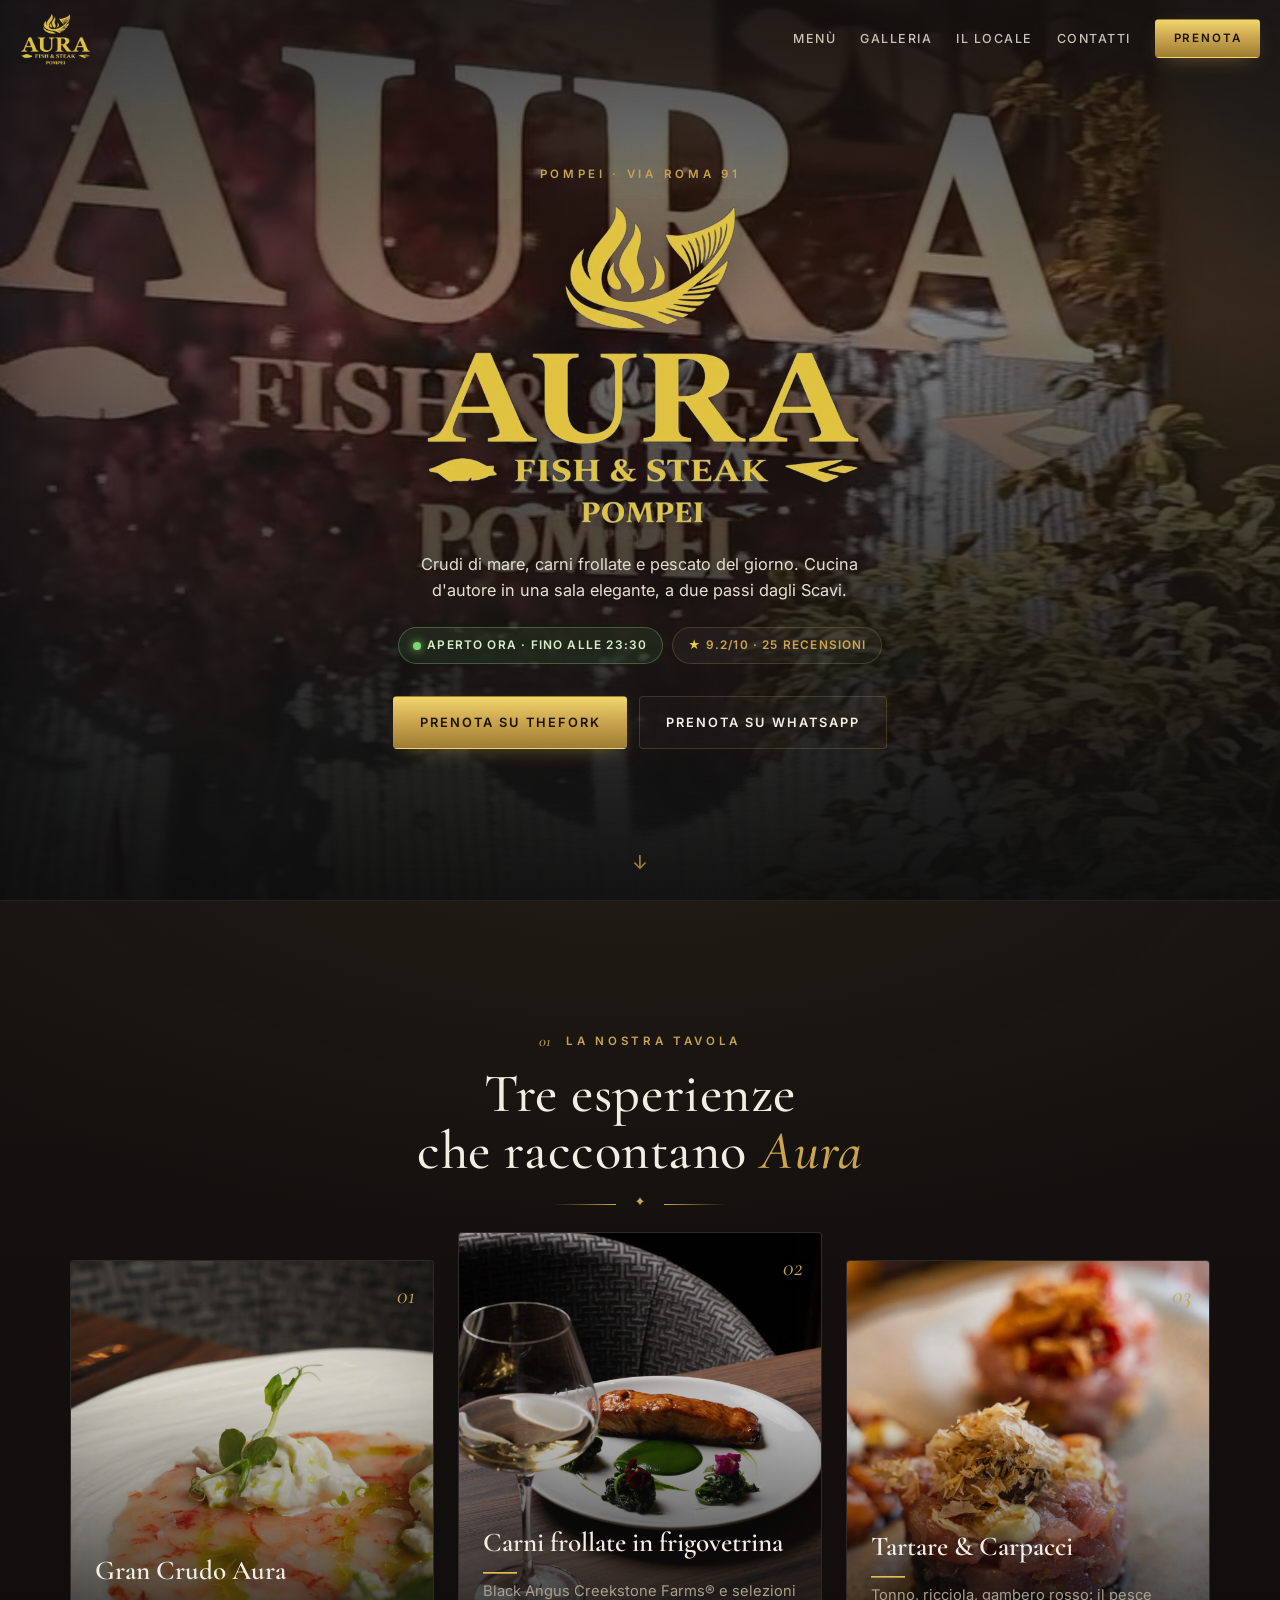
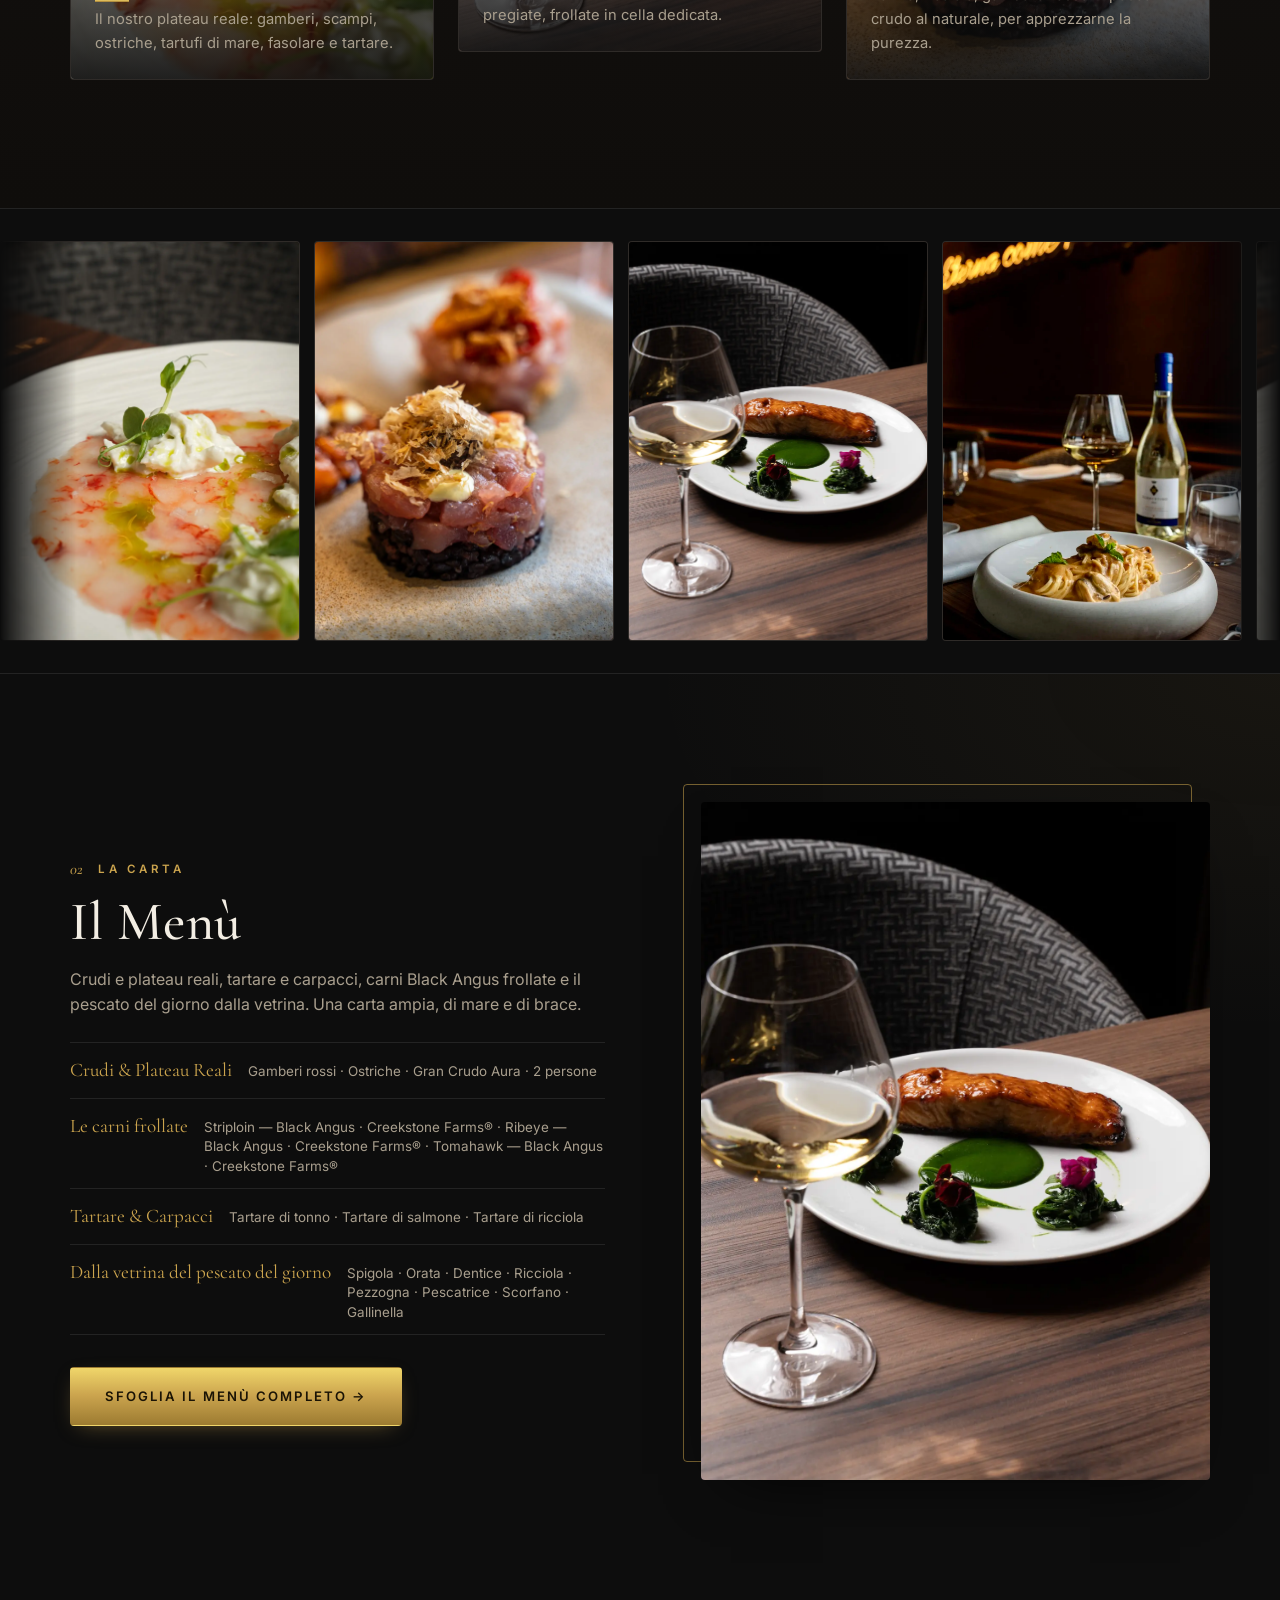
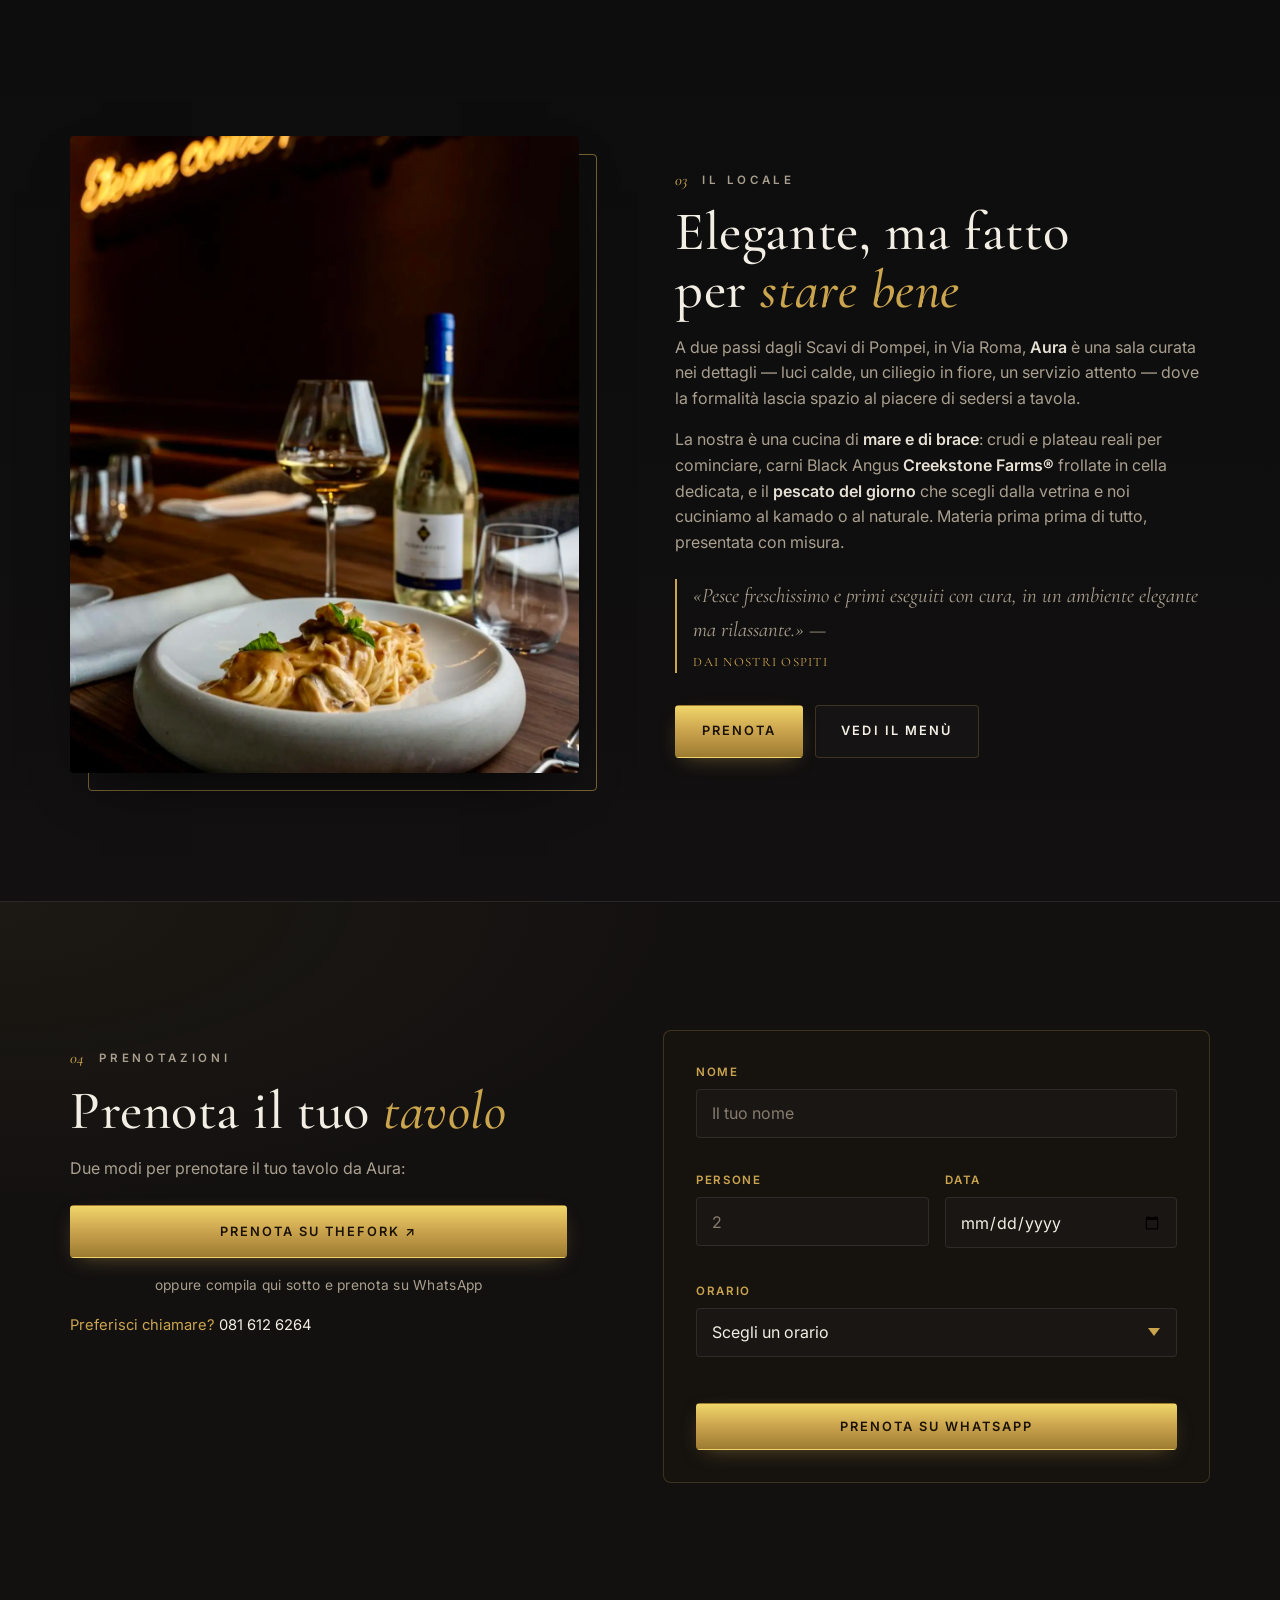
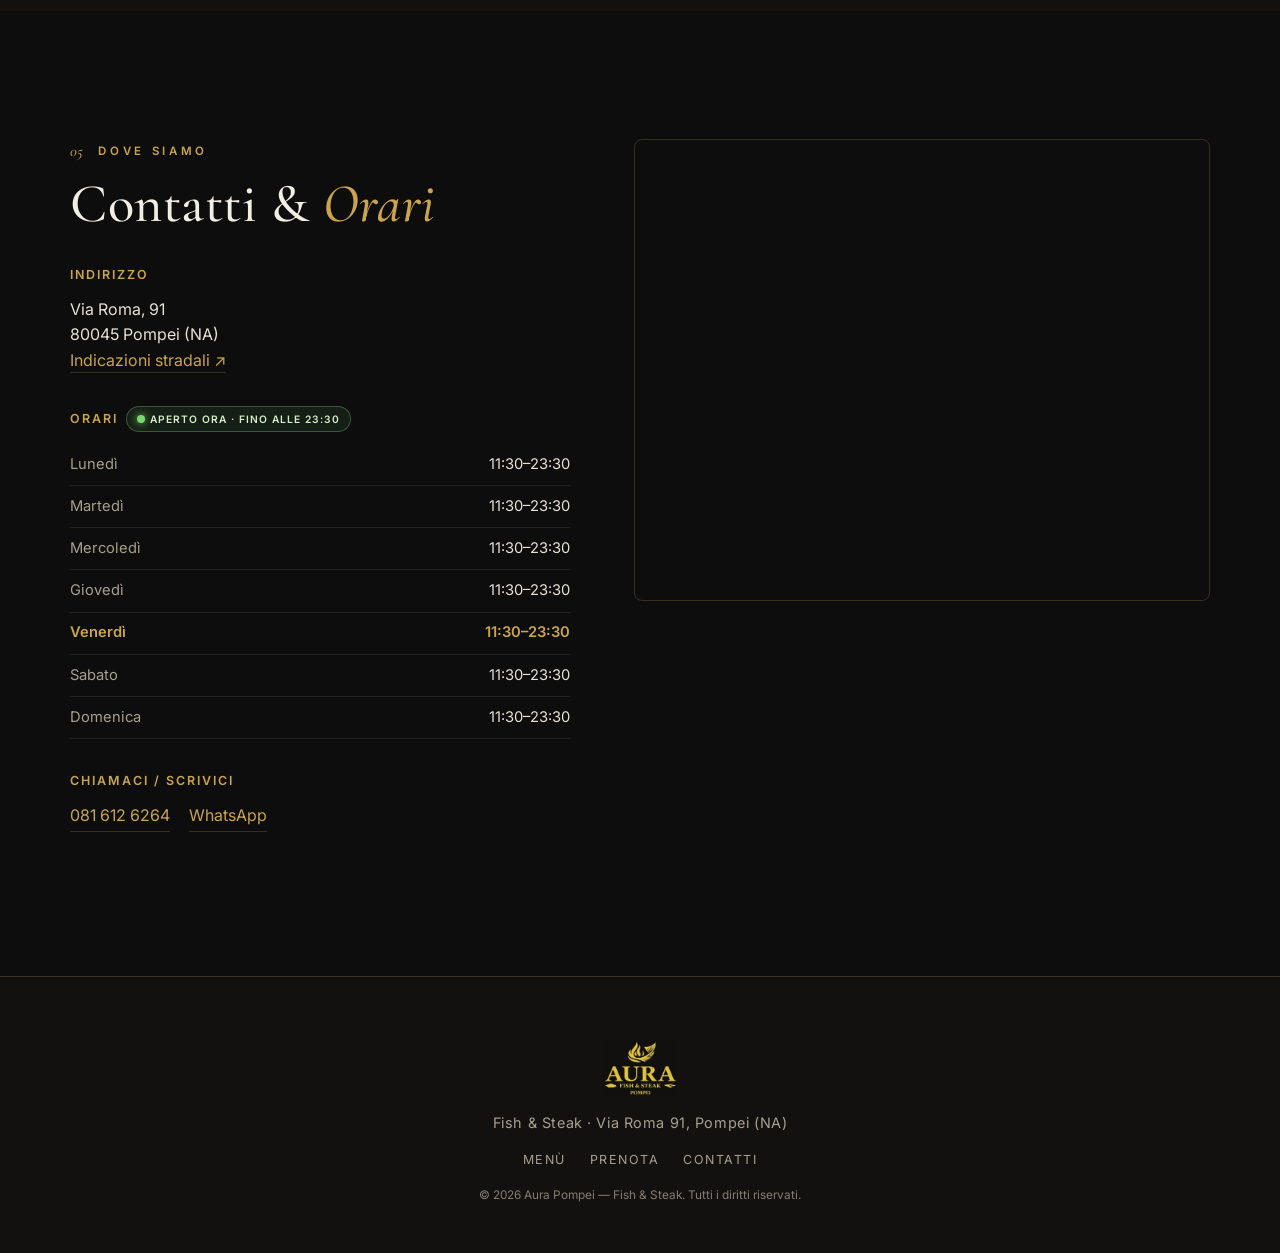
<file: index.html>
<!DOCTYPE html>
<html lang="it">
<head>
<meta charset="UTF-8" />
<meta name="viewport" content="width=device-width, initial-scale=1, viewport-fit=cover" />
<title>Aura Pompei — Fish &amp; Steak | Ristorante di pesce e carne a Pompei</title>
<meta name="description" content="Aura Pompei, Fish &amp; Steak in Via Roma 91. Crudi di mare, plateau reali, carni Black Angus frollate e pescato del giorno. Aperto tutti i giorni 11:30–23:30. Prenota su WhatsApp." />
<meta name="theme-color" content="#0D0D0D" />
<link rel="canonical" href="https://www.aurapompei.it/" />
<link rel="icon" href="assets/img/favicon.png" type="image/png" />
<link rel="apple-touch-icon" href="assets/img/favicon.png" />

<!-- Open Graph / social (WhatsApp, Instagram, Facebook) -->
<meta property="og:type" content="restaurant" />
<meta property="og:title" content="Aura Pompei — Fish &amp; Steak" />
<meta property="og:description" content="Crudi di mare, carni frollate e pescato del giorno. Cucina d'autore a Pompei. Aperto tutti i giorni 11:30–23:30." />
<meta property="og:image" content="assets/img/og-image.jpg" />
<meta property="og:locale" content="it_IT" />
<meta property="og:url" content="https://www.aurapompei.it/" />
<meta name="twitter:card" content="summary_large_image" />

<!-- Font: Cormorant Garamond (display) + Inter (testo) -->
<link rel="preconnect" href="https://fonts.googleapis.com" />
<link rel="preconnect" href="https://fonts.gstatic.com" crossorigin />
<link href="https://fonts.googleapis.com/css2?family=Cormorant+Garamond:ital,wght@0,400;0,500;0,600;1,500&family=Inter:wght@400;500;600&display=swap" rel="stylesheet" />

<link rel="stylesheet" href="css/styles.css" />

<!-- SEO locale: schema.org Restaurant -->
<script type="application/ld+json">
{
  "@context": "https://schema.org",
  "@type": "Restaurant",
  "name": "Aura Pompei — Fish & Steak",
  "image": "https://www.aurapompei.it/assets/img/og-image.jpg",
  "url": "https://www.aurapompei.it/",
  "servesCuisine": ["Pesce", "Carne alla brace", "Italiana", "Campana"],
  "priceRange": "€€€",
  "telephone": "+390816126264",
  "acceptsReservations": "True",
  "address": {
    "@type": "PostalAddress",
    "streetAddress": "Via Roma, 91",
    "postalCode": "80045",
    "addressLocality": "Pompei",
    "addressRegion": "NA",
    "addressCountry": "IT"
  },
  "geo": { "@type": "GeoCoordinates", "latitude": 40.7466, "longitude": 14.4989 },
  "openingHoursSpecification": [{
    "@type": "OpeningHoursSpecification",
    "dayOfWeek": ["Monday","Tuesday","Wednesday","Thursday","Friday","Saturday","Sunday"],
    "opens": "11:30", "closes": "23:30"
  }],
  "menu": "https://www.aurapompei.it/#menu",
  "sameAs": [
    "https://www.instagram.com/aurapompei/",
    "https://www.facebook.com/aurafishandsteakpompei/",
    "https://www.tiktok.com/@aura.pompei.fish"
  ],
  "aggregateRating": {
    "@type": "AggregateRating",
    "ratingValue": "9.2", "bestRating": "10", "ratingCount": "25"
  }
}
</script>
</head>

<body>

<!-- ======================= HEADER ======================= -->
<header class="site-header" id="top">
  <a href="#top" class="brand" aria-label="Aura Pompei — Fish & Steak">
    <img src="assets/img/logo-aura.png" alt="Aura Pompei" width="130" height="97" />
  </a>
  <nav class="nav" aria-label="Navigazione principale">
    <a href="menu.html">Menù</a>
    <a href="#galleria">Galleria</a>
    <a href="#storia">Il locale</a>
    <a href="#contatti">Contatti</a>
  </nav>
  <a href="#prenota" class="btn btn-gold btn-sm nav-cta">Prenota</a>
</header>

<!-- ======================= HERO ======================= -->
<section class="hero" id="hero">
  <video class="hero-video" autoplay muted loop playsinline preload="metadata"
         poster="assets/img/hero-poster.webp">
    <source src="assets/video/aura-hero.webm" type="video/webm" />
    <source src="assets/video/aura-hero.mp4" type="video/mp4" />
  </video>
  <div class="hero-scrim"></div>

  <div class="hero-inner">
    <p class="eyebrow reveal">Pompei · Via Roma 91</p>
    <h1 class="hero-title reveal">
      <img class="hero-logo" src="assets/img/logo-aura.png" alt="Aura Pompei — Fish &amp; Steak" width="754" height="562" />
    </h1>
    <p class="hero-hook reveal" id="heroHook"></p>

    <div class="hero-status reveal">
      <span class="status-pill" id="heroStatus" aria-live="polite"></span>
      <span class="rating-pill" id="heroRating"></span>
    </div>

    <div class="hero-cta reveal">
      <a href="#" class="btn btn-gold" id="heroThefork" target="_blank" rel="noopener">Prenota su TheFork</a>
      <a href="#prenota" class="btn btn-ghost">Prenota su WhatsApp</a>
    </div>
  </div>

  <a href="#evidenza" class="hero-scroll" aria-label="Scorri">↓</a>
</section>

<!-- ======================= EVIDENZA / SIGNATURES ======================= -->
<section class="section signatures" id="evidenza">
  <div class="wrap">
    <p class="eyebrow center"><span class="num">01</span> La nostra tavola</p>
    <h2 class="section-title center">Tre esperienze<br>che raccontano <em>Aura</em></h2>
    <div class="ornament center" aria-hidden="true"><span></span><svg viewBox="0 0 24 24" width="16" height="16"><path fill="currentColor" d="M12 2c1.6 3.5 3.2 5 6 6-2.8 1-4.4 2.5-6 6-1.6-3.5-3.2-5-6-6 2.8-1 4.4-2.5 6-6Z"/></svg><span></span></div>
    <div class="sig-grid" id="sigGrid"></div>
  </div>
</section>

<!-- ======================= GALLERIA (scorre da sola) ======================= -->
<section class="gallery-section" id="galleria" aria-label="Galleria fotografica">
  <div class="marquee" aria-hidden="true">
    <div class="marquee-track" id="marqueeTrack"></div>
  </div>
</section>

<!-- ======================= ANTEPRIMA MENÙ (link alla pagina) ======================= -->
<section class="section menu-teaser" id="menu">
  <div class="wrap teaser-grid">
    <div class="teaser-media">
      <img src="assets/img/piatto-salmone.webp" alt="Un piatto di Aura Pompei" width="1200" height="1598" loading="lazy" />
      <span class="teaser-frame" aria-hidden="true"></span>
    </div>
    <div class="teaser-text">
      <p class="eyebrow"><span class="num">02</span> La carta</p>
      <h2 class="section-title">Il&nbsp;Menù</h2>
      <p class="section-lead">Crudi e plateau reali, tartare e carpacci, carni Black&nbsp;Angus frollate
         e il pescato del giorno dalla vetrina. Una carta ampia, di mare e di brace.</p>
      <ul class="teaser-list" id="teaserList"></ul>
      <a href="menu.html" class="btn btn-gold btn-lg">Sfoglia il menù completo →</a>
    </div>
  </div>
</section>

<!-- ======================= STORIA / ABOUT ======================= -->
<section class="section about" id="storia">
  <div class="wrap about-grid">
    <div class="about-media">
      <img src="assets/img/sala-vino.webp" alt="La sala di Aura Pompei" width="1200" height="1500" loading="lazy" />
      <span class="media-frame" aria-hidden="true"></span>
    </div>
    <div class="about-text">
      <p class="eyebrow"><span class="num">03</span> Il locale</p>
      <h2 class="section-title">Elegante, ma fatto<br>per <em>stare bene</em></h2>
      <p>A due passi dagli Scavi di Pompei, in Via Roma, <strong>Aura</strong> è una sala curata nei
         dettagli — luci calde, un ciliegio in fiore, un servizio attento — dove la formalità
         lascia spazio al piacere di sedersi a tavola.</p>
      <p>La nostra è una cucina di <strong>mare e di brace</strong>: crudi e plateau reali per
         cominciare, carni Black Angus <strong>Creekstone Farms®</strong> frollate in cella dedicata,
         e il <strong>pescato del giorno</strong> che scegli dalla vetrina e noi cuciniamo al kamado o
         al naturale. Materia prima prima di tutto, presentata con misura.</p>
      <p class="about-quote">«Pesce freschissimo e primi eseguiti con cura, in un ambiente
         elegante ma rilassante.» — <span>dai nostri ospiti</span></p>
      <div class="about-cta">
        <a href="#prenota" class="btn btn-gold">Prenota</a>
        <a href="menu.html" class="btn btn-ghost">Vedi il menù</a>
      </div>
    </div>
  </div>
</section>

<!-- ======================= PRENOTA ======================= -->
<section class="section prenota" id="prenota">
  <div class="wrap prenota-grid">
    <div class="prenota-intro">
      <p class="eyebrow"><span class="num">04</span> Prenotazioni</p>
      <h2 class="section-title">Prenota il tuo <em>tavolo</em></h2>
      <p>Due modi per prenotare il tuo tavolo da Aura:</p>
      <div class="prenota-options">
        <a id="prenotaThefork" href="#" target="_blank" rel="noopener" class="btn btn-gold btn-block">Prenota su TheFork ↗</a>
        <span class="prenota-or">oppure compila qui sotto e prenota su WhatsApp</span>
      </div>
      <ul class="prenota-alt">
        <li><a id="prenotaCall" href="#">Preferisci chiamare? <span></span></a></li>
      </ul>
    </div>

    <form class="booking" id="bookingForm" novalidate>
      <div class="field">
        <label for="bkNome">Nome</label>
        <input type="text" id="bkNome" name="nome" autocomplete="name" placeholder="Il tuo nome" required />
        <small class="error" data-for="bkNome"></small>
      </div>
      <div class="field-row">
        <div class="field">
          <label for="bkPersone">Persone</label>
          <input type="number" id="bkPersone" name="persone" min="1" max="20" step="1" placeholder="2" required />
          <small class="error" data-for="bkPersone"></small>
        </div>
        <div class="field">
          <label for="bkData">Data</label>
          <input type="date" id="bkData" name="data" required />
          <small class="error" data-for="bkData"></small>
        </div>
      </div>
      <div class="field">
        <label for="bkOrario">Orario</label>
        <select id="bkOrario" name="orario" required>
          <option value="" disabled selected>Scegli un orario</option>
        </select>
        <small class="error" data-for="bkOrario"></small>
      </div>
      <button type="submit" class="btn btn-gold btn-block">Prenota su WhatsApp</button>
      <p class="booking-confirm" id="bookingConfirm" role="status" hidden></p>
    </form>
  </div>
</section>

<!-- ======================= CONTATTI ======================= -->
<section class="section contatti" id="contatti">
  <div class="wrap contatti-grid">
    <div class="contatti-info">
      <p class="eyebrow"><span class="num">05</span> Dove siamo</p>
      <h2 class="section-title">Contatti &amp; <em>Orari</em></h2>

      <div class="info-block">
        <h3>Indirizzo</h3>
        <p id="cAddress"></p>
        <a id="cMaps" href="#" target="_blank" rel="noopener" class="link-gold">Indicazioni stradali ↗</a>
      </div>

      <div class="info-block">
        <h3>Orari <span class="status-pill sm" id="cStatus"></span></h3>
        <table class="hours" id="hoursTable"></table>
      </div>

      <div class="info-block">
        <h3>Chiamaci / Scrivici</h3>
        <p class="contact-lines">
          <a id="cPhone" href="#" class="link-gold"></a>
          <a id="cWhatsapp" href="#" target="_blank" rel="noopener" class="link-gold">WhatsApp</a>
        </p>
        <div class="socials" id="socials"></div>
      </div>
    </div>

    <div class="contatti-map">
      <iframe id="mapFrame" title="Mappa Aura Pompei" loading="lazy"
              referrerpolicy="no-referrer-when-downgrade"
              allowfullscreen></iframe>
    </div>
  </div>
</section>

<!-- ======================= FOOTER ======================= -->
<footer class="site-footer">
  <div class="wrap footer-inner">
    <img src="assets/img/logo-aura.png" alt="Aura Pompei" width="110" height="82" class="footer-logo" />
    <p class="footer-tag">Fish &amp; Steak · Via Roma 91, Pompei (NA)</p>
    <nav class="footer-nav" aria-label="Navigazione footer">
      <a href="#menu">Menù</a>
      <a href="#prenota">Prenota</a>
      <a href="#contatti">Contatti</a>
    </nav>
    <p class="footer-copy">© <span id="year"></span> Aura Pompei — Fish &amp; Steak. Tutti i diritti riservati.</p>
  </div>
</footer>

<!-- ======================= BARRA STICKY MOBILE ======================= -->
<div class="sticky-bar" aria-label="Azioni rapide">
  <a href="#" class="sb-btn sb-call" id="sbCall">
    <span class="sb-ico">✆</span> Chiama
  </a>
  <a href="#prenota" class="sb-btn sb-book">
    <span class="sb-ico">✦</span> Prenota
  </a>
</div>

<script src="js/data.js"></script>
<script src="js/app.js"></script>
</body>
</html>
</file>
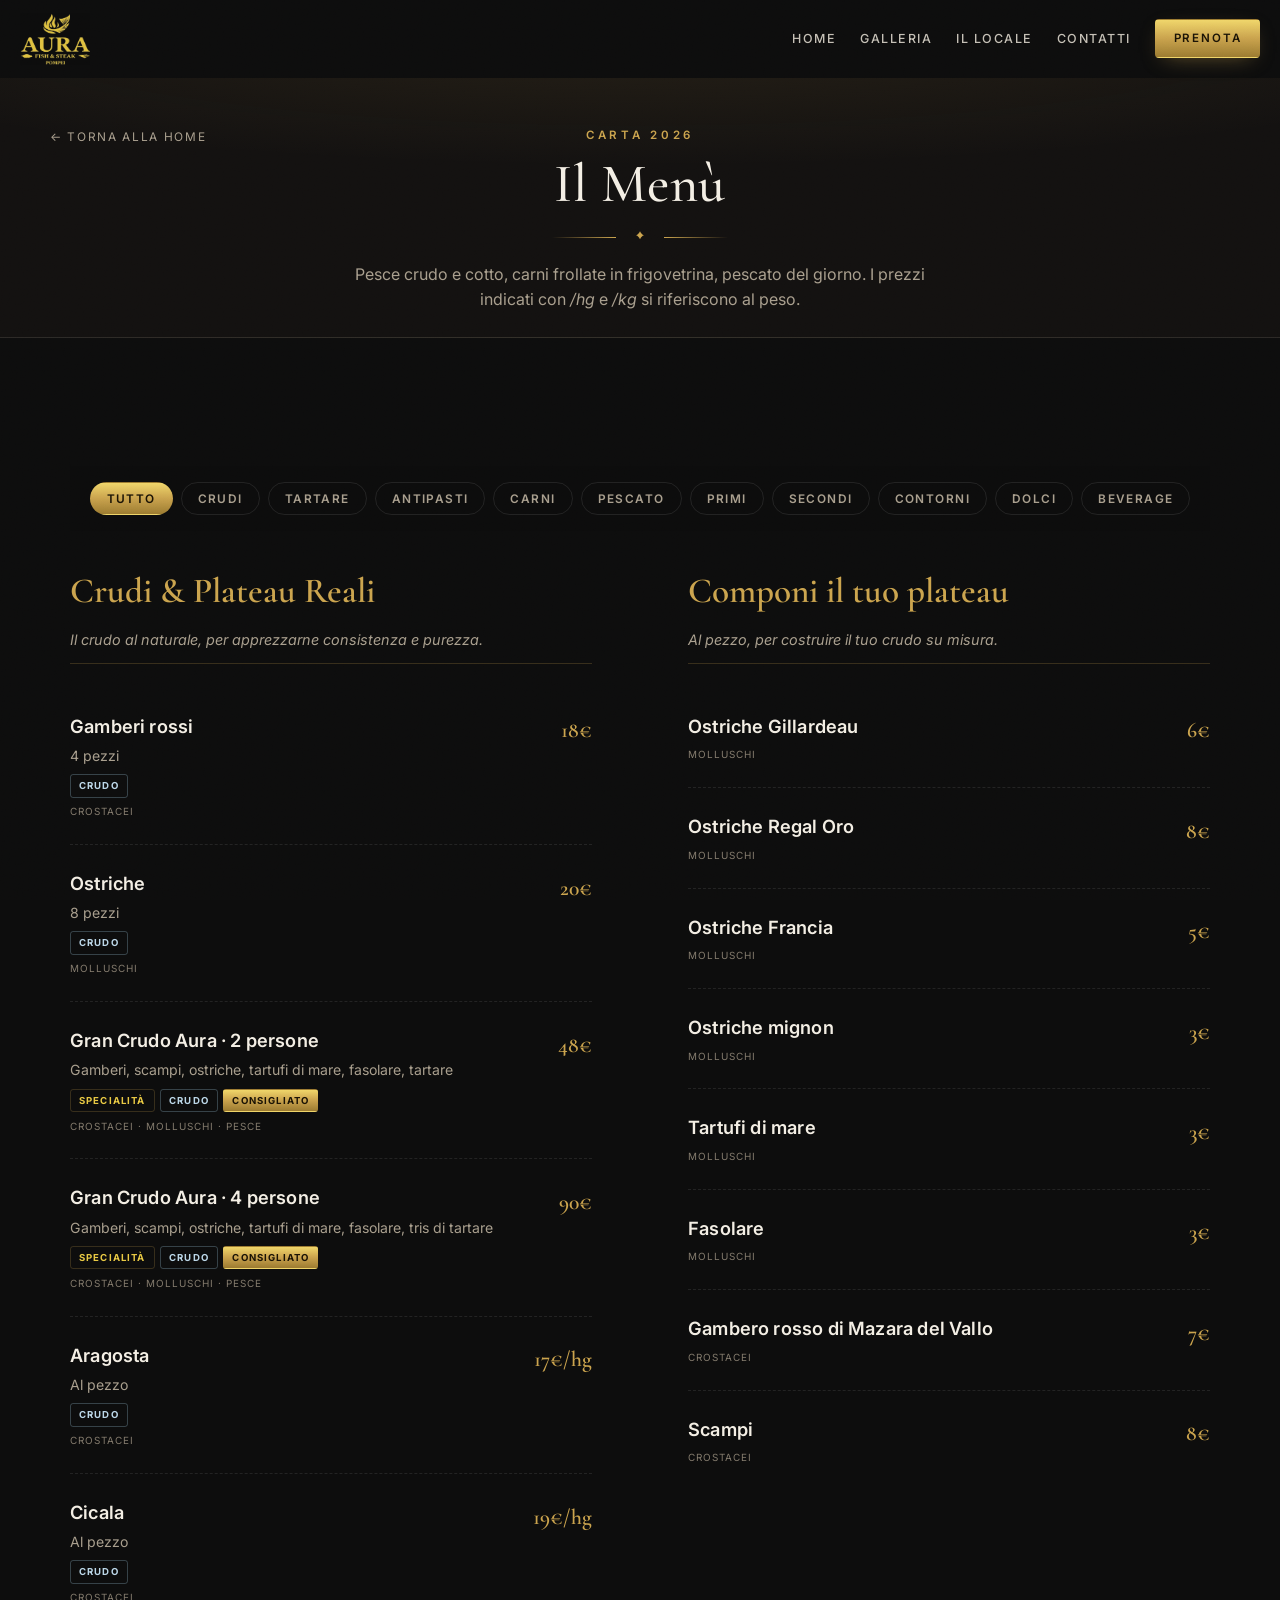
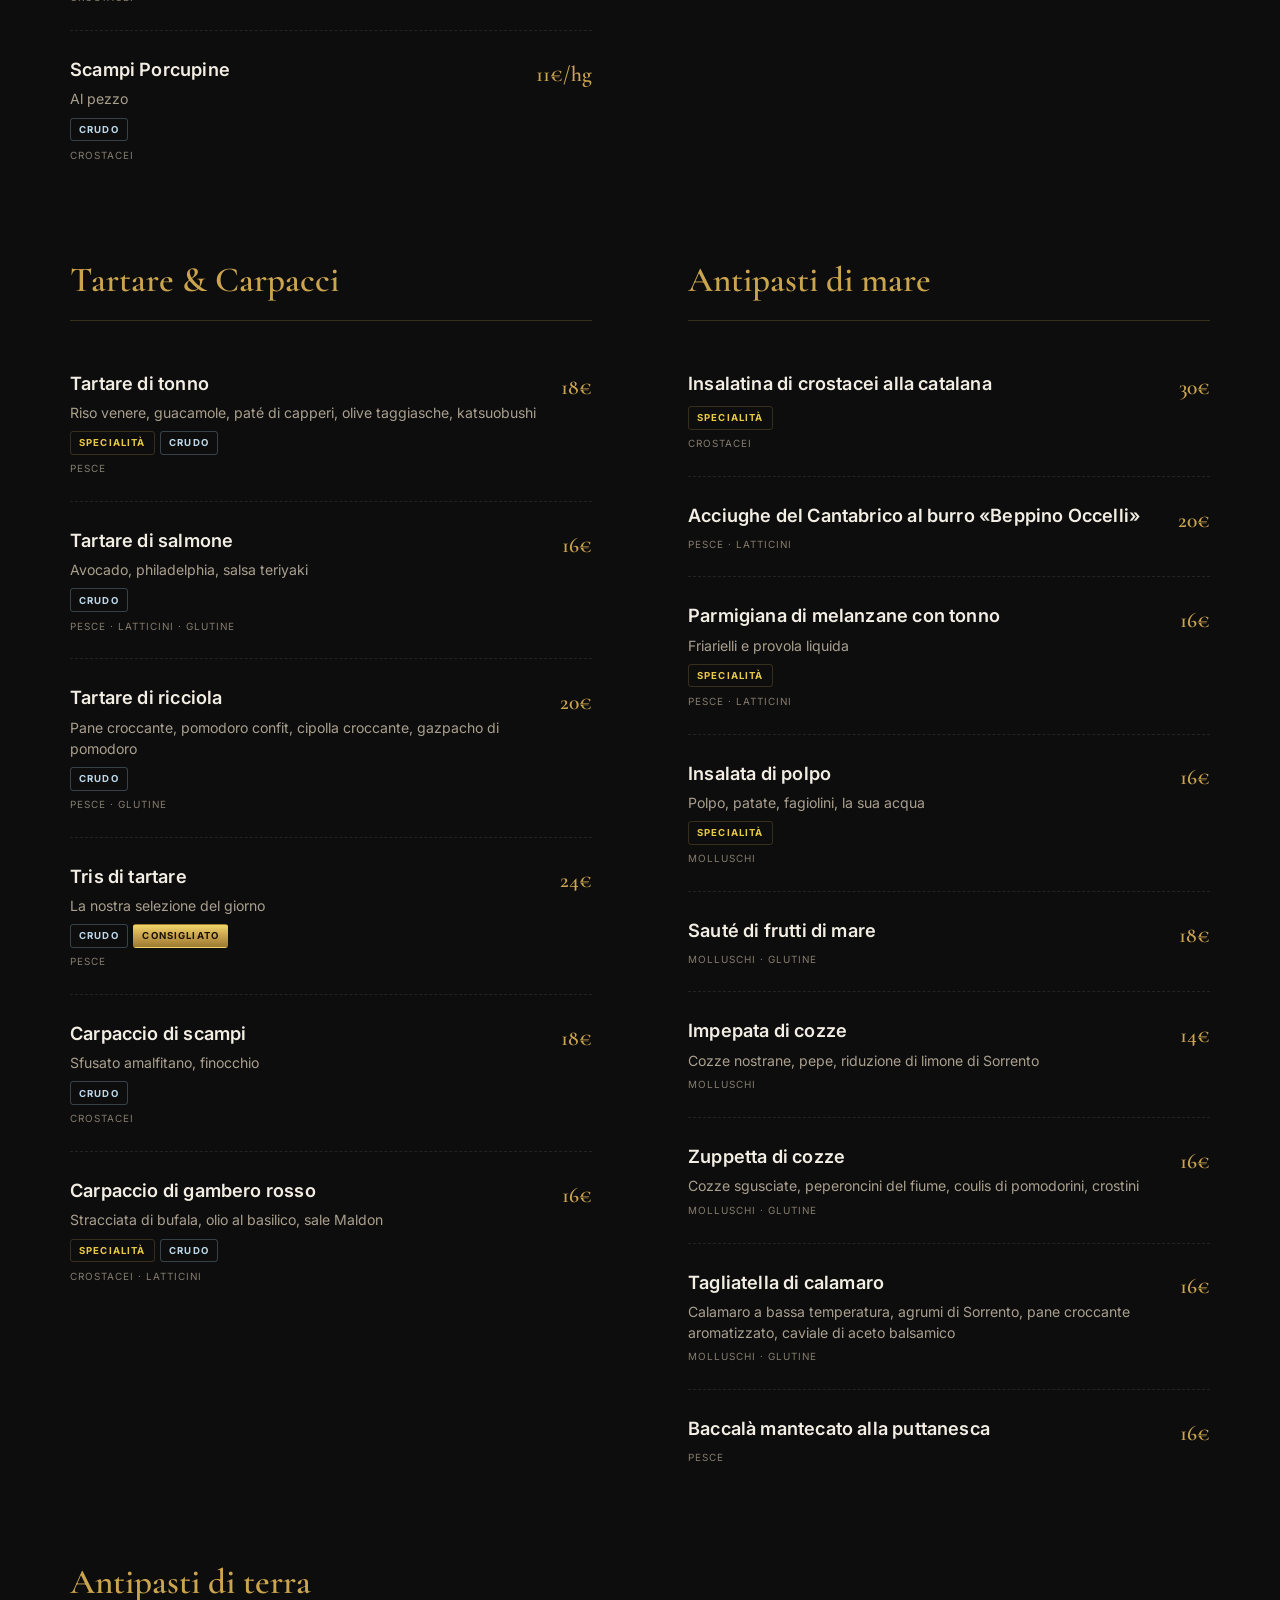
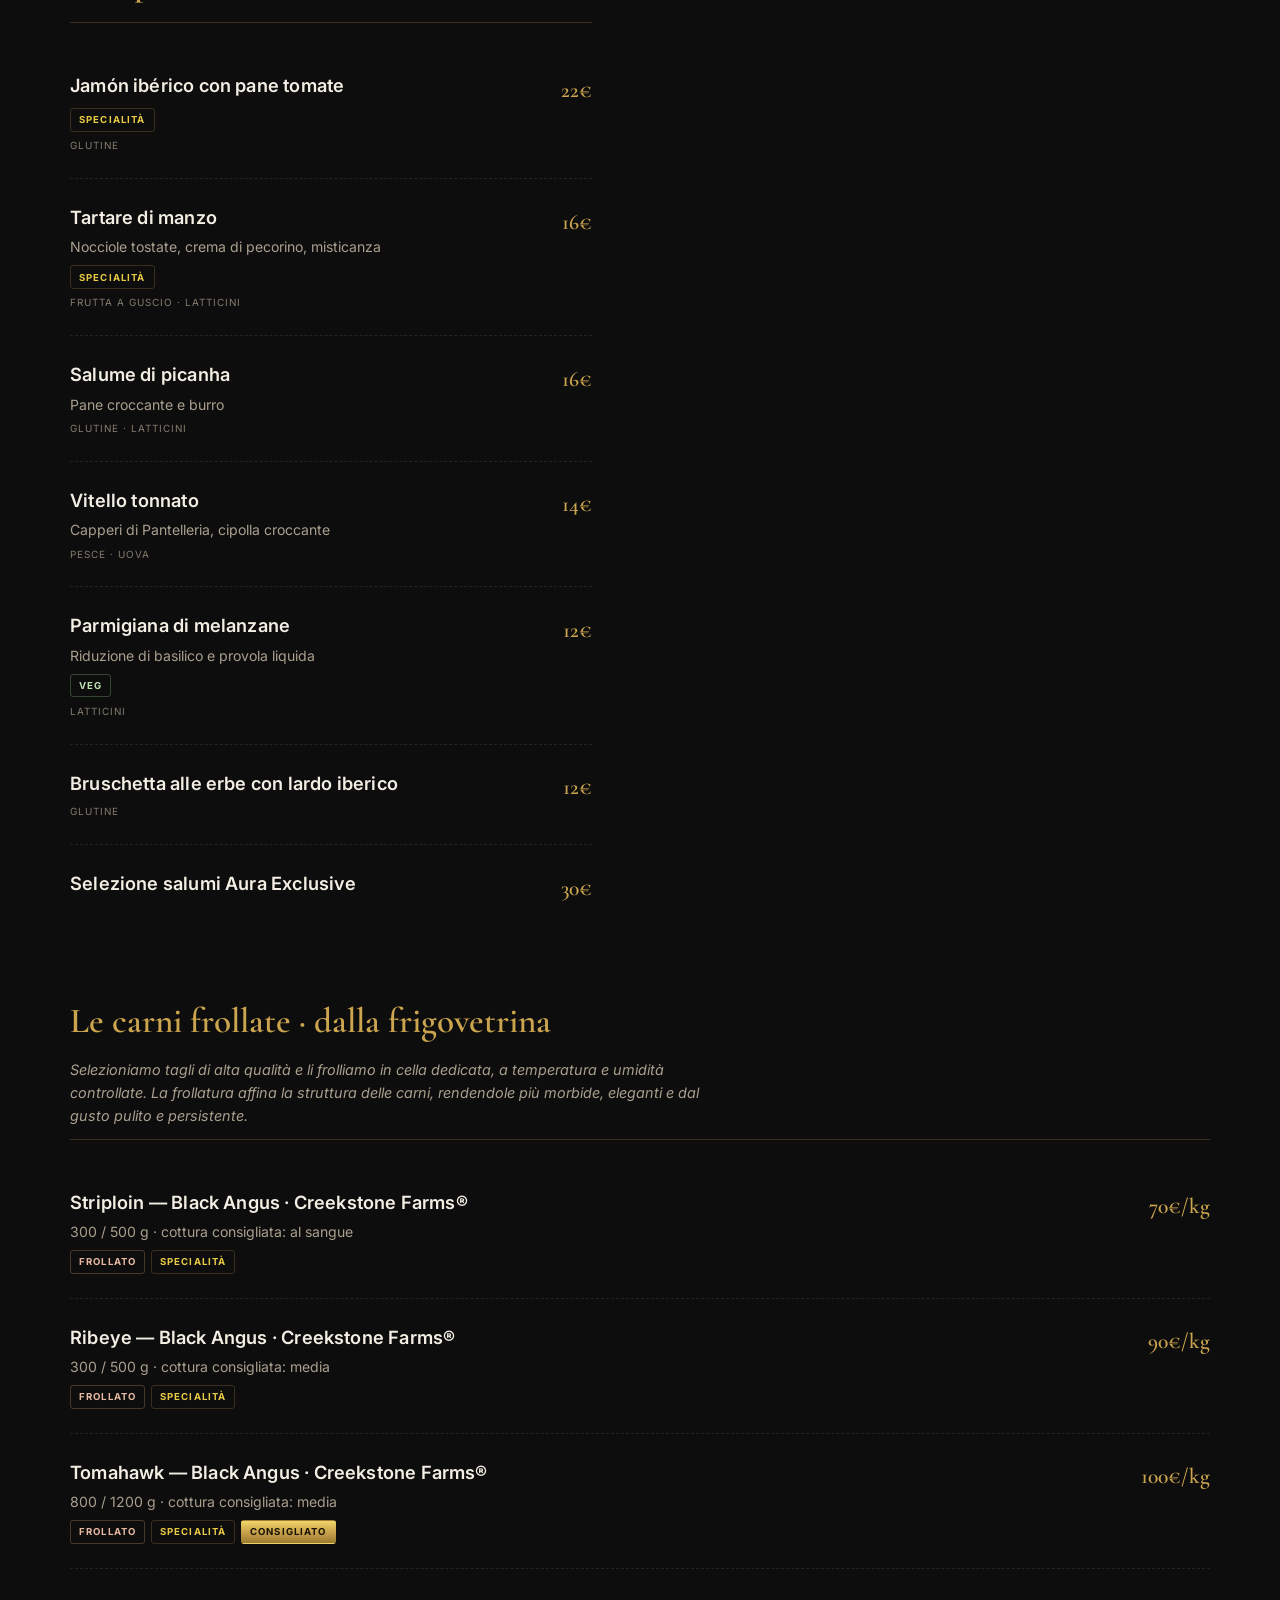
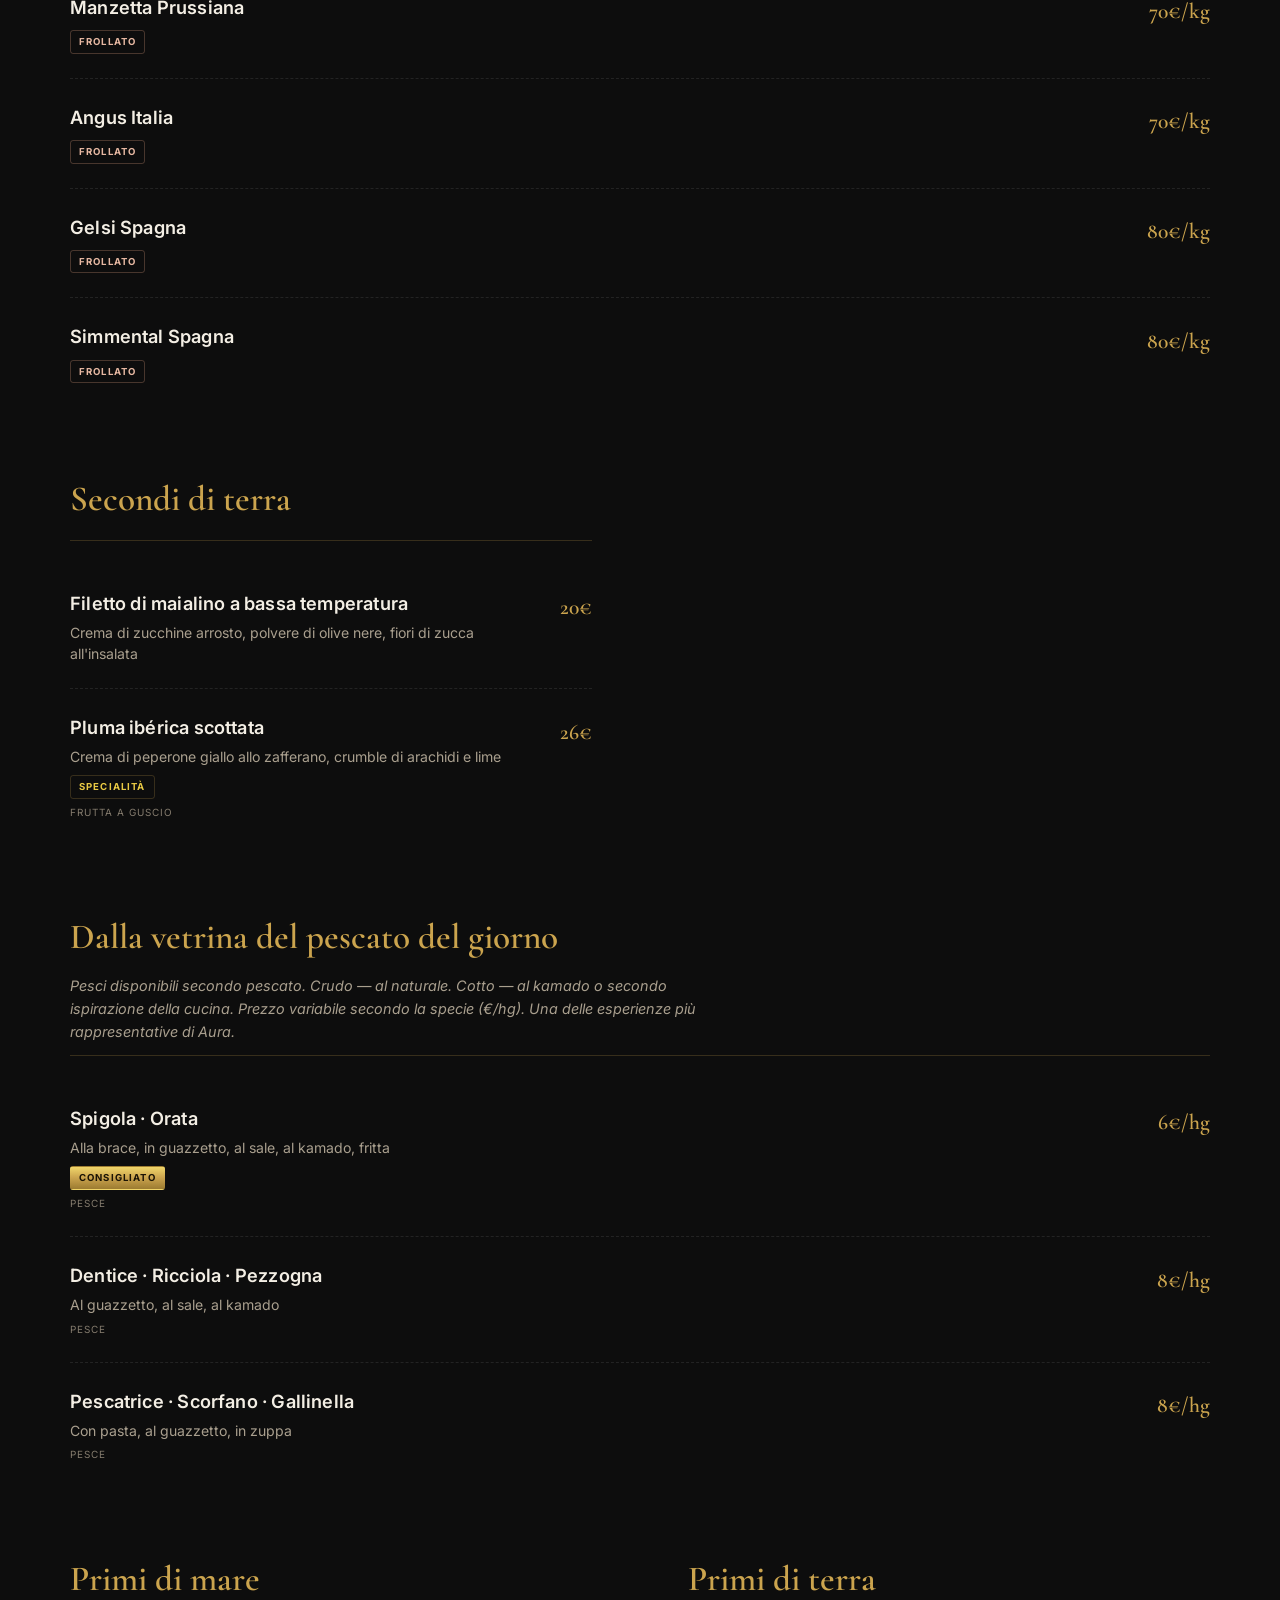
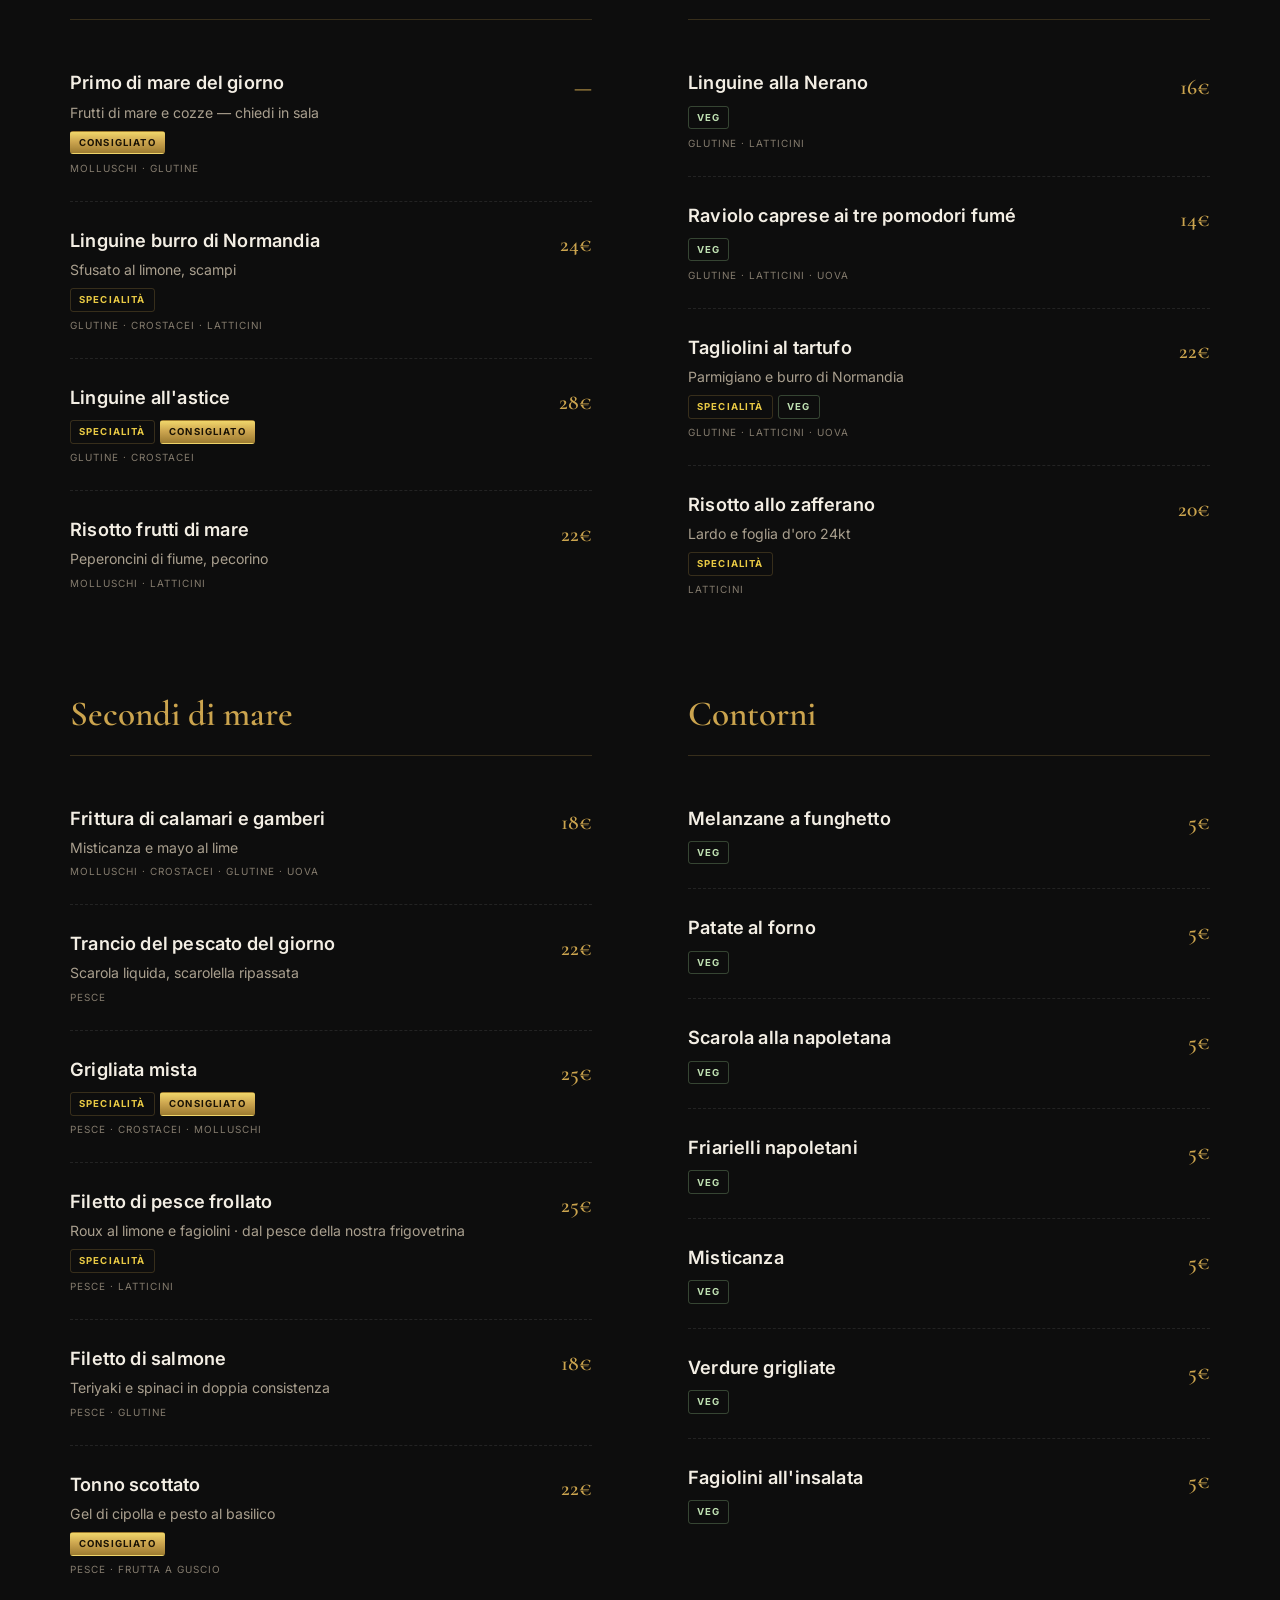
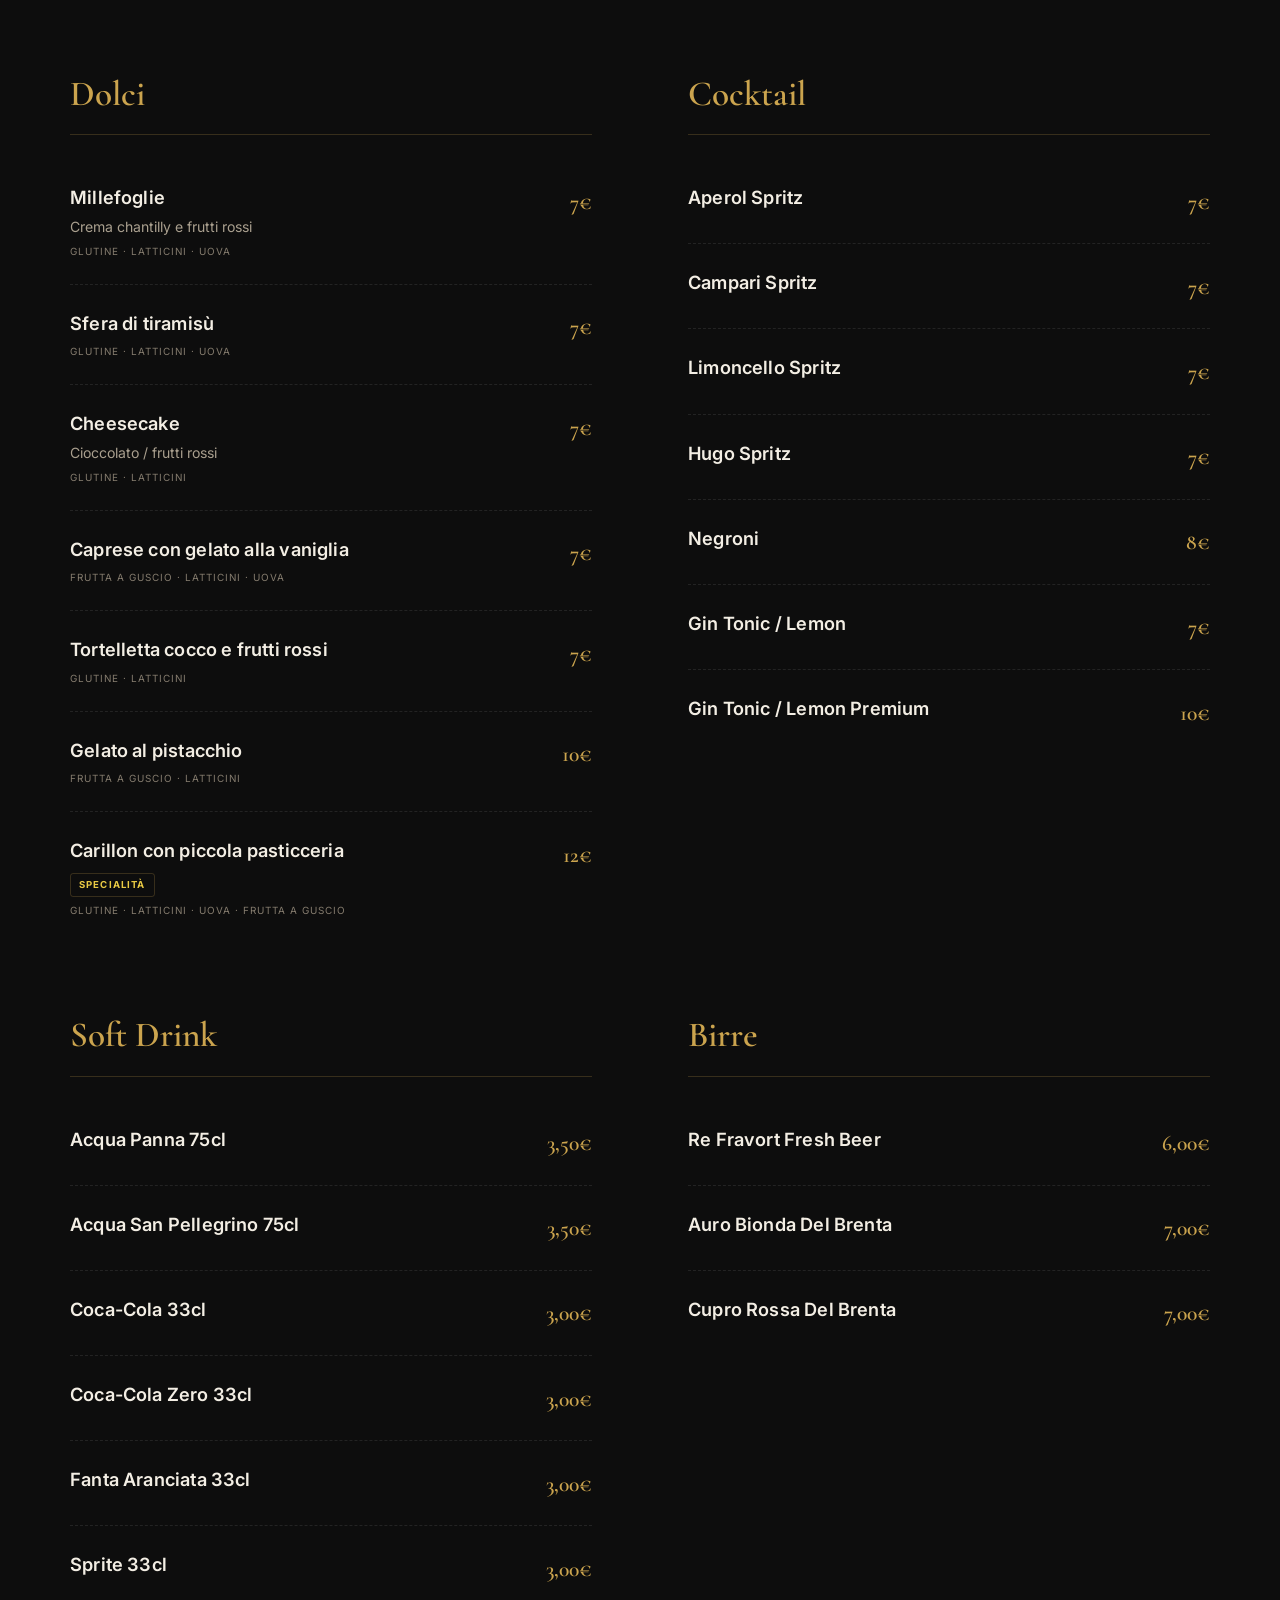
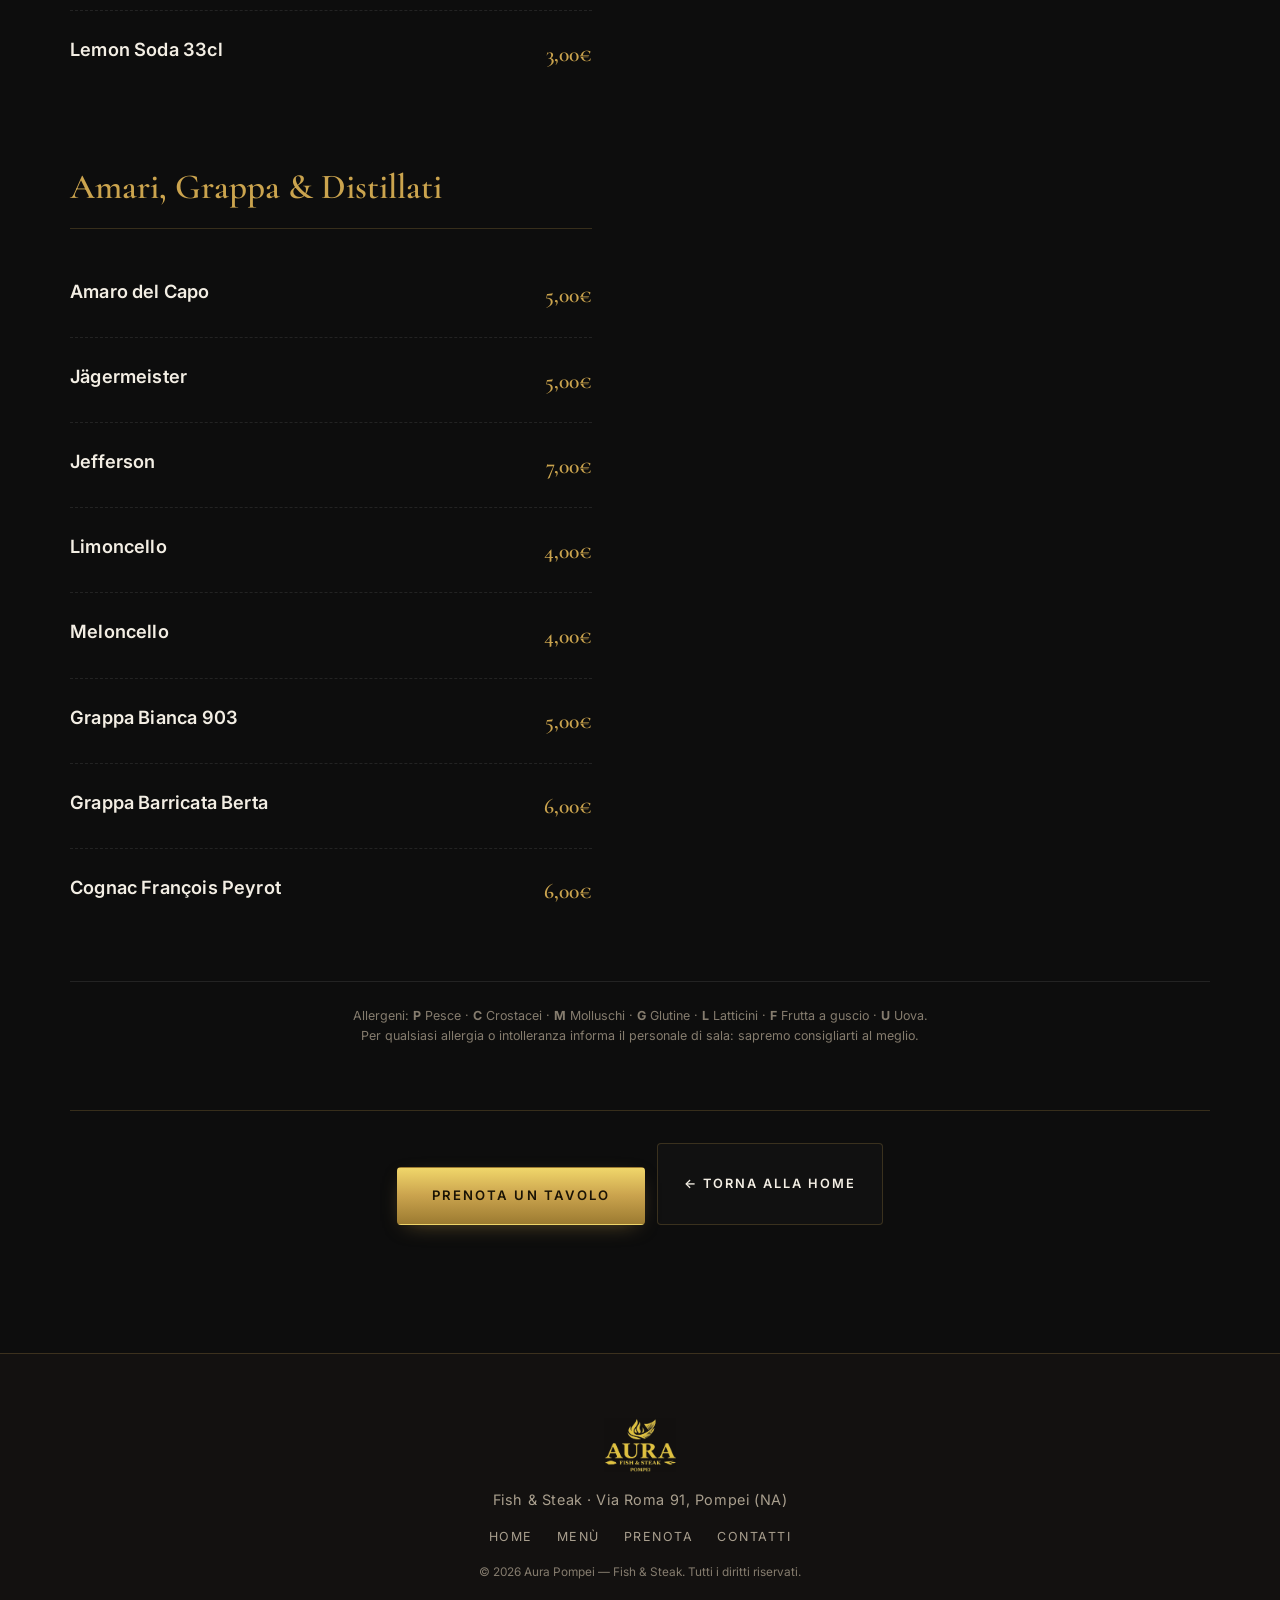
<file: menu.html>
<!DOCTYPE html>
<html lang="it">
<head>
<meta charset="UTF-8" />
<meta name="viewport" content="width=device-width, initial-scale=1, viewport-fit=cover" />
<title>Menù — Aura Pompei · Fish &amp; Steak | Carta 2026</title>
<meta name="description" content="La carta di Aura Pompei: crudi e plateau reali, tartare e carpacci, carni Black Angus frollate, pescato del giorno, primi di mare e di terra, dolci e drink." />
<meta name="theme-color" content="#0D0D0D" />
<link rel="canonical" href="https://www.aurapompei.it/menu.html" />
<link rel="icon" href="assets/img/favicon.png" type="image/png" />
<link rel="apple-touch-icon" href="assets/img/favicon.png" />

<meta property="og:type" content="website" />
<meta property="og:title" content="Menù — Aura Pompei · Fish &amp; Steak" />
<meta property="og:description" content="La carta 2026: crudi, carni frollate, pescato del giorno e molto altro." />
<meta property="og:image" content="assets/img/og-image.jpg" />
<meta property="og:locale" content="it_IT" />
<meta property="og:url" content="https://www.aurapompei.it/menu.html" />

<link rel="preconnect" href="https://fonts.googleapis.com" />
<link rel="preconnect" href="https://fonts.gstatic.com" crossorigin />
<link href="https://fonts.googleapis.com/css2?family=Cormorant+Garamond:ital,wght@0,400;0,500;0,600;1,500&family=Inter:wght@400;500;600&display=swap" rel="stylesheet" />

<link rel="stylesheet" href="css/styles.css" />
</head>

<body class="page-menu">

<!-- ======================= HEADER ======================= -->
<header class="site-header solid" id="top">
  <a href="index.html" class="brand" aria-label="Aura Pompei — Fish & Steak">
    <img src="assets/img/logo-aura.png" alt="Aura Pompei" width="130" height="97" />
  </a>
  <nav class="nav" aria-label="Navigazione principale">
    <a href="index.html">Home</a>
    <a href="index.html#galleria">Galleria</a>
    <a href="index.html#storia">Il locale</a>
    <a href="index.html#contatti">Contatti</a>
  </nav>
  <a href="index.html#prenota" class="btn btn-gold btn-sm nav-cta">Prenota</a>
</header>

<!-- ======================= MENÙ ======================= -->
<main class="menu-page">
  <div class="menu-hero">
    <div class="wrap">
      <a href="index.html" class="back-link">← Torna alla home</a>
      <p class="eyebrow center">Carta 2026</p>
      <h1 class="section-title center">Il&nbsp;Menù</h1>
      <div class="ornament center" aria-hidden="true"><span></span><svg viewBox="0 0 24 24" width="16" height="16"><path fill="currentColor" d="M12 2c1.6 3.5 3.2 5 6 6-2.8 1-4.4 2.5-6 6-1.6-3.5-3.2-5-6-6 2.8-1 4.4-2.5 6-6Z"/></svg><span></span></div>
      <p class="section-lead center">Pesce crudo e cotto, carni frollate in frigovetrina, pescato del giorno.
         I prezzi indicati con <em>/hg</em> e <em>/kg</em> si riferiscono al peso.</p>
    </div>
  </div>

  <section class="section menu">
    <div class="wrap">
      <div class="menu-filters" id="menuFilters" role="tablist" aria-label="Filtra il menù"></div>
      <div class="menu-cats" id="menuCats"></div>
      <p class="allergen-note" id="allergenNote"></p>

      <div class="menu-foot">
        <a href="index.html#prenota" class="btn btn-gold btn-lg">Prenota un tavolo</a>
        <a href="index.html" class="btn btn-ghost">← Torna alla home</a>
      </div>
    </div>
  </section>
</main>

<!-- ======================= FOOTER ======================= -->
<footer class="site-footer">
  <div class="wrap footer-inner">
    <img src="assets/img/logo-aura.png" alt="Aura Pompei" width="110" height="82" class="footer-logo" />
    <p class="footer-tag">Fish &amp; Steak · Via Roma 91, Pompei (NA)</p>
    <nav class="footer-nav" aria-label="Navigazione footer">
      <a href="index.html">Home</a>
      <a href="menu.html">Menù</a>
      <a href="index.html#prenota">Prenota</a>
      <a href="index.html#contatti">Contatti</a>
    </nav>
    <p class="footer-copy">© <span data-year></span> Aura Pompei — Fish &amp; Steak. Tutti i diritti riservati.</p>
  </div>
</footer>

<!-- ======================= BARRA STICKY MOBILE ======================= -->
<div class="sticky-bar" aria-label="Azioni rapide">
  <a href="#" class="sb-btn sb-call" id="sbCall"><span class="sb-ico">✆</span> Chiama</a>
  <a href="index.html#prenota" class="sb-btn sb-book"><span class="sb-ico">✦</span> Prenota</a>
</div>

<script src="js/data.js"></script>
<script src="js/app.js"></script>
</body>
</html>
</file>
<file: css/styles.css>
/* =============================================================================
   AURA POMPEI — Fish & Steak
   Design: fine-dining, scuro/oro, editoriale. Mobile-first (390px di base).
   Palette dal logo: nero #0D0D0D · oro #CBA44E / #E9CA44
   Font: Cormorant Garamond (display) + Inter (testo)
   ========================================================================== */

:root {
  /* colori */
  --bg:        #0D0D0D;
  --bg-2:      #131110;
  --bg-3:      #1A1613;
  --panel:     #16130F;
  --gold:      #CBA44E;
  --gold-2:    #E9CA44;
  --gold-deep: #8C6D2A;
  --cream:     #F3EEE4;
  --text:      #E7E1D5;
  --muted:     #A99F8E;
  --muted-2:   #857C6E;
  --line:      rgba(203,164,78,.22);
  --line-soft: rgba(255,255,255,.09);
  --gold-grad: linear-gradient(180deg,#F0D66A 0%,#CBA44E 48%,#9C7B31 100%);

  /* tipografia */
  --serif: 'Cormorant Garamond', Georgia, 'Times New Roman', serif;
  --sans:  'Inter', system-ui, -apple-system, Segoe UI, Roboto, sans-serif;

  /* spaziatura (rem) */
  --s2:.5rem; --s3:.75rem; --s4:1rem; --s5:1.5rem; --s6:2rem;
  --s7:3rem; --s8:4rem; --s9:6rem; --s10:8rem;

  --radius: 4px;
  --maxw: 1180px;
  --header-h: 68px;
}

/* ---------- reset ---------- */
*,*::before,*::after { box-sizing: border-box; margin: 0; padding: 0; }
html { scroll-behavior: smooth; -webkit-text-size-adjust: 100%; }
body {
  font-family: var(--sans);
  background: var(--bg);
  color: var(--text);
  line-height: 1.6;
  overflow-x: hidden;
  -webkit-font-smoothing: antialiased;
  text-rendering: optimizeLegibility;
}
img, video, iframe { display: block; max-width: 100%; }
a { color: inherit; text-decoration: none; }
ul { list-style: none; }
button { font-family: inherit; cursor: pointer; }

/* ---------- layout helper ---------- */
.wrap { width: 100%; max-width: var(--maxw); margin: 0 auto; padding: 0 20px; }
.section { padding: var(--s9) 0; }
.center { text-align: center; }

.eyebrow {
  font-family: var(--sans);
  font-size: .72rem; font-weight: 600;
  letter-spacing: .32em; text-transform: uppercase;
  color: var(--gold);
}
.eyebrow.center { display: block; }

.section-title {
  font-family: var(--serif);
  font-weight: 500;
  font-size: clamp(2rem, 7vw, 3.4rem);
  line-height: 1.05;
  color: var(--cream);
  letter-spacing: .01em;
  margin-top: var(--s3);
}
.section-lead { color: var(--muted); max-width: 60ch; margin: var(--s4) auto 0; }
.section-title.center + .section-lead { margin-top: var(--s4); }

/* ---------- pulsanti ---------- */
.btn {
  display: inline-flex; align-items: center; justify-content: center; gap: .5em;
  font-size: .8rem; font-weight: 600;
  letter-spacing: .16em; text-transform: uppercase;
  padding: .95rem 1.6rem; border: 1px solid transparent; border-radius: var(--radius);
  transition: transform .25s ease, background .25s ease, color .25s ease, border-color .25s ease;
  white-space: nowrap;
}
.btn-sm { padding: .6rem 1.1rem; font-size: .72rem; }
.btn-gold {
  background: var(--gold-grad); color: #1a1305;
  box-shadow: 0 6px 22px -10px rgba(203,164,78,.6);
}
.btn-gold:hover { transform: translateY(-2px); }
.btn-ghost { border-color: var(--line); color: var(--cream); background: rgba(255,255,255,.02); }
.btn-ghost:hover { border-color: var(--gold); color: var(--gold); }
.btn-block { width: 100%; }

.link-gold { color: var(--gold); border-bottom: 1px solid var(--line); padding-bottom: 2px; transition: border-color .2s; }
.link-gold:hover { border-color: var(--gold); }

/* ---------- header ---------- */
.site-header {
  position: fixed; inset: 0 0 auto 0; z-index: 60;
  height: var(--header-h);
  display: flex; align-items: center; gap: var(--s5);
  padding: 0 20px;
  transition: background .35s ease, border-color .35s ease, backdrop-filter .35s;
  border-bottom: 1px solid transparent;
}
.site-header.solid {
  background: rgba(10,9,8,.82);
  backdrop-filter: blur(12px) saturate(1.1);
  border-bottom-color: var(--line-soft);
}
.brand { display: flex; align-items: center; margin-right: auto; }
.brand img { height: 46px; width: auto; }
.nav { display: none; gap: var(--s5); }
.nav a {
  font-size: .78rem; font-weight: 500; letter-spacing: .12em; text-transform: uppercase;
  color: var(--text); opacity: .85; transition: color .2s, opacity .2s;
}
.nav a:hover { color: var(--gold); opacity: 1; }
.nav-cta { display: none; }

/* ---------- hero ---------- */
.hero {
  position: relative; min-height: 100svh;
  display: flex; align-items: center; justify-content: center;
  text-align: center; overflow: hidden;
  padding: calc(var(--header-h) + 2rem) 20px 6rem;
}
.hero-video {
  position: absolute; inset: 0; width: 100%; height: 100%;
  object-fit: cover; z-index: 0;
}
.hero-scrim {
  position: absolute; inset: 0; z-index: 1;
  background:
    radial-gradient(120% 90% at 50% 30%, rgba(13,13,13,.30), rgba(13,13,13,.72) 70%, rgba(13,13,13,.94)),
    linear-gradient(180deg, rgba(13,13,13,.55) 0%, rgba(13,13,13,.15) 35%, rgba(13,13,13,.9) 100%);
}
.hero-inner { position: relative; z-index: 2; max-width: 760px; }
.hero-title { margin: var(--s4) 0 var(--s5); }
.hero-logo {
  width: min(80vw, 440px); height: auto; margin: 0 auto;
  filter: drop-shadow(0 6px 34px rgba(0,0,0,.6));
}
.hero-name {
  display: block;
  font-family: var(--serif); font-weight: 600;
  font-size: clamp(4.2rem, 22vw, 9rem); line-height: .9;
  letter-spacing: .06em;
  background: var(--gold-grad); -webkit-background-clip: text; background-clip: text;
  color: transparent;
  text-shadow: 0 2px 40px rgba(203,164,78,.25);
}
.hero-sub {
  display: block; margin-top: .3rem;
  font-family: var(--serif); font-style: italic; font-weight: 500;
  font-size: clamp(1.3rem, 5vw, 2rem);
  color: var(--cream); letter-spacing: .12em;
}
.hero-hook {
  color: var(--text); font-size: 1.02rem; max-width: 46ch;
  margin: 0 auto var(--s5); opacity: .92;
}
.hero-status { display: flex; flex-wrap: wrap; gap: .6rem; justify-content: center; margin-bottom: var(--s6); }
.hero-cta { display: flex; flex-wrap: wrap; gap: var(--s3); justify-content: center; }

.status-pill, .rating-pill {
  display: inline-flex; align-items: center; gap: .5em;
  font-size: .74rem; font-weight: 600; letter-spacing: .1em; text-transform: uppercase;
  padding: .5rem .9rem; border-radius: 999px;
  border: 1px solid var(--line-soft); background: rgba(255,255,255,.04);
  color: var(--muted);
}
.status-pill.sm { padding: .25rem .6rem; font-size: .64rem; margin-left: .5rem; }
.status-pill .dot { width: 8px; height: 8px; border-radius: 50%; background: var(--muted-2); }
.status-pill.open { color: #d5efc9; border-color: rgba(120,200,120,.35); background: rgba(80,160,80,.12); }
.status-pill.open .dot { background: #7bd66f; box-shadow: 0 0 8px #7bd66f; }
.status-pill.closed { color: #f0c9c2; border-color: rgba(200,110,90,.3); background: rgba(180,80,60,.1); }
.status-pill.closed .dot { background: #e08a72; }
.rating-pill { color: var(--gold); border-color: var(--line); }
.rating-pill .stars { color: var(--gold-2); letter-spacing: 0; }

.hero-scroll {
  position: absolute; bottom: 1.4rem; left: 50%; transform: translateX(-50%);
  z-index: 2; color: var(--gold); font-size: 1.2rem; opacity: .8;
  animation: bob 2s ease-in-out infinite;
}
@keyframes bob { 0%,100%{transform:translate(-50%,0)} 50%{transform:translate(-50%,7px)} }

/* ---------- signatures ---------- */
.signatures { background: var(--bg-2); border-top: 1px solid var(--line-soft); }
.sig-grid { display: grid; gap: var(--s5); margin-top: var(--s7); }
.sig-card {
  position: relative; overflow: hidden; border-radius: var(--radius);
  border: 1px solid var(--line-soft); background: var(--bg-3);
  min-height: 340px; display: flex; align-items: flex-end;
}
.sig-card img {
  position: absolute; inset: 0; width: 100%; height: 100%;
  object-fit: cover; z-index: 0; transition: transform .8s ease;
}
.sig-card::after {
  content:""; position: absolute; inset: 0; z-index: 1;
  background: linear-gradient(180deg, rgba(13,13,13,.05) 30%, rgba(13,13,13,.9) 100%);
}
.sig-card:hover img { transform: scale(1.05); }
.sig-body { position: relative; z-index: 2; padding: var(--s5); }
.sig-body h3 { font-family: var(--serif); font-size: 1.7rem; font-weight: 600; color: var(--cream); }
.sig-body p { color: var(--muted); font-size: .92rem; margin-top: .4rem; }

/* ---------- GALLERIA MARQUEE (scorre da sola, non fermabile) ---------- */
.gallery-section {
  overflow: hidden; background: var(--bg);
  padding: var(--s6) 0;
  border-top: 1px solid var(--line-soft);
  border-bottom: 1px solid var(--line-soft);
}
.marquee {
  overflow: hidden; width: 100%;
  /* dissolvenza ai bordi */
  -webkit-mask-image: linear-gradient(90deg, transparent, #000 6%, #000 94%, transparent);
          mask-image: linear-gradient(90deg, transparent, #000 6%, #000 94%, transparent);
  pointer-events: none;              /* non cliccabile, non blocca lo scroll */
}
.marquee-track {
  display: flex; width: max-content; gap: 0;
  animation: aura-marquee 48s linear infinite;
  will-change: transform;            /* animazione su GPU: non si inceppa */
  transform: translateZ(0);
  backface-visibility: hidden;
  pointer-events: none;
}
.marquee-item {
  flex: 0 0 auto;
  width: 260px; height: 340px;
  margin-right: 14px;                /* margine per-item = loop -50% perfetto */
  border-radius: var(--radius); overflow: hidden;
  border: 1px solid var(--line-soft); background: var(--bg-3);
}
.marquee-item img { width: 100%; height: 100%; object-fit: cover; pointer-events: none; user-select: none; }
@keyframes aura-marquee {
  from { transform: translate3d(0,0,0); }
  to   { transform: translate3d(-50%,0,0); }  /* metà = un set completo, loop invisibile */
}

/* ---------- MENU ---------- */
.menu { background: var(--bg-2); }
.menu-filters {
  display: flex; gap: .5rem; flex-wrap: nowrap; overflow-x: auto;
  margin: var(--s6) 0 var(--s6); padding-bottom: .4rem;
  scrollbar-width: none; -webkit-overflow-scrolling: touch;
  justify-content: flex-start;
}
.menu-filters::-webkit-scrollbar { display: none; }
.filter-pill {
  flex: 0 0 auto;
  font-size: .74rem; font-weight: 600; letter-spacing: .12em; text-transform: uppercase;
  color: var(--muted); background: transparent;
  border: 1px solid var(--line-soft); border-radius: 999px;
  padding: .55rem 1rem; transition: all .2s;
}
.filter-pill:hover { color: var(--cream); border-color: var(--line); }
.filter-pill.active { color: #1a1305; background: var(--gold-grad); border-color: transparent; }

.menu-cats { display: grid; gap: var(--s8); }
.menu-cat { scroll-margin-top: 90px; }
.menu-cat.hidden { display: none; }
.cat-head { border-bottom: 1px solid var(--line); padding-bottom: var(--s3); margin-bottom: var(--s5); }
.cat-title { font-family: var(--serif); font-size: clamp(1.6rem,5vw,2.2rem); font-weight: 600; color: var(--gold); }
.cat-note { color: var(--muted); font-size: .9rem; margin-top: .5rem; max-width: 70ch; font-style: italic; }

.dish {
  display: grid; grid-template-columns: 1fr auto; gap: .4rem 1rem;
  padding: var(--s4) 0; border-bottom: 1px dashed var(--line-soft);
}
.dish:last-child { border-bottom: 0; }
.dish-main { min-width: 0; }
.dish-name { font-size: 1.06rem; font-weight: 600; color: var(--cream); letter-spacing: .01em; }
.dish-desc { color: var(--muted); font-size: .88rem; margin-top: .25rem; line-height: 1.5; }
.dish-price {
  font-family: var(--serif); font-size: 1.35rem; font-weight: 600;
  color: var(--gold); white-space: nowrap; align-self: start; padding-top: .1rem;
}
.dish-tags { display: flex; flex-wrap: wrap; gap: .35rem; margin-top: .5rem; }
.tag {
  font-size: .6rem; font-weight: 700; letter-spacing: .12em; text-transform: uppercase;
  padding: .2rem .5rem; border-radius: 3px; border: 1px solid var(--line-soft);
  color: var(--muted);
}
.tag.specialita { color: var(--gold-2); border-color: var(--line); }
.tag.consigliato{ color: #1a1305; background: var(--gold-grad); border-color: transparent; }
.tag.crudo      { color: #bcd7e8; border-color: rgba(150,190,210,.3); }
.tag.veg        { color: #bfe0b2; border-color: rgba(150,200,140,.3); }
.tag.frollato   { color: #e6b8a2; border-color: rgba(210,150,120,.3); }
.tag.piccante   { color: #f0b3a6; border-color: rgba(220,120,100,.3); }
.dish-all { font-size: .62rem; letter-spacing: .1em; color: var(--muted-2); margin-top: .4rem; text-transform: uppercase; }

.allergen-note {
  margin-top: var(--s7); padding-top: var(--s5); border-top: 1px solid var(--line-soft);
  color: var(--muted-2); font-size: .78rem; line-height: 1.6; text-align: center;
}

/* ---------- ABOUT ---------- */
.about { background: var(--bg); }
.about-grid { display: grid; gap: var(--s7); align-items: center; }
.about-media { border-radius: var(--radius); overflow: hidden; border: 1px solid var(--line-soft); }
.about-media img { width: 100%; height: 100%; object-fit: cover; }
.about-text p { color: var(--muted); margin-top: var(--s4); }
.about-text strong { color: var(--text); font-weight: 600; }
.about-quote {
  font-family: var(--serif); font-style: italic; font-size: 1.3rem;
  color: var(--cream); border-left: 2px solid var(--gold); padding-left: var(--s4);
  margin-top: var(--s5) !important;
}
.about-quote span { display: block; font-size: .8rem; font-style: normal; color: var(--gold); letter-spacing: .1em; text-transform: uppercase; margin-top: .4rem; }
.about-cta { display: flex; gap: var(--s3); margin-top: var(--s6); flex-wrap: wrap; }

/* ---------- PRENOTA ---------- */
.prenota { background: var(--bg-2); border-top: 1px solid var(--line-soft); }
.prenota-grid { display: grid; gap: var(--s7); align-items: start; }
.prenota-intro p { color: var(--muted); margin-top: var(--s4); }
.prenota-intro strong { color: var(--text); }
.prenota-options { margin-top: var(--s5); }
.prenota-options .btn-block { width: 100%; }
.prenota-or {
  display: block; text-align: center; margin-top: var(--s4);
  color: var(--muted); font-size: .86rem; letter-spacing: .02em;
}
.prenota-alt { margin-top: var(--s4); display: grid; gap: .6rem; }
.prenota-alt a { color: var(--gold); font-size: .92rem; }
.prenota-alt a span { color: var(--cream); }

.booking {
  background: var(--panel); border: 1px solid var(--line);
  border-radius: 8px; padding: var(--s6);
}
.field { margin-bottom: var(--s4); }
.field-row { display: grid; grid-template-columns: 1fr 1fr; gap: var(--s4); }
.field label {
  display: block; font-size: .72rem; font-weight: 600;
  letter-spacing: .14em; text-transform: uppercase; color: var(--gold);
  margin-bottom: .45rem;
}
.field input, .field select {
  width: 100%; font-family: inherit; font-size: 1rem; color: var(--cream);
  background: var(--bg-3); border: 1px solid var(--line-soft); border-radius: var(--radius);
  padding: .85rem .9rem; transition: border-color .2s;
  -webkit-appearance: none; appearance: none;
}
.field input::placeholder { color: var(--muted-2); }
.field input:focus, .field select:focus { outline: none; border-color: var(--gold); }
.field select { background-image: url("data:image/svg+xml,%3Csvg xmlns='http://www.w3.org/2000/svg' width='12' height='8' viewBox='0 0 12 8'%3E%3Cpath fill='%23CBA44E' d='M6 8L0 0h12z'/%3E%3C/svg%3E"); background-repeat: no-repeat; background-position: right 1rem center; padding-right: 2.4rem; }
.field.invalid input, .field.invalid select { border-color: #d9755f; }
.error { display: block; color: #e79a86; font-size: .76rem; margin-top: .35rem; min-height: 1em; }
.booking .btn-block { margin-top: var(--s3); }
.booking-confirm {
  margin-top: var(--s4); padding: var(--s4);
  background: rgba(80,160,80,.1); border: 1px solid rgba(120,200,120,.3);
  border-radius: var(--radius); color: #d5efc9; font-size: .9rem; line-height: 1.55;
}

/* ---------- CONTATTI ---------- */
.contatti { background: var(--bg); }
.contatti-grid { display: grid; gap: var(--s7); align-items: start; }
.info-block { margin-top: var(--s6); }
.info-block:first-of-type { margin-top: var(--s6); }
.info-block h3 {
  font-family: var(--sans); font-size: .78rem; font-weight: 600;
  letter-spacing: .16em; text-transform: uppercase; color: var(--gold);
  margin-bottom: var(--s3); display: flex; align-items: center;
}
.info-block p { color: var(--text); }
.hours { width: 100%; border-collapse: collapse; }
.hours tr { border-bottom: 1px solid var(--line-soft); }
.hours td { padding: .55rem 0; font-size: .92rem; color: var(--muted); }
.hours td:last-child { text-align: right; color: var(--text); }
.hours tr.today td { color: var(--gold); font-weight: 600; }
.contact-lines { display: flex; flex-wrap: wrap; gap: 1.2rem; align-items: center; }
.socials { display: flex; gap: .8rem; margin-top: var(--s4); }
.socials a {
  width: 42px; height: 42px; display: grid; place-items: center;
  border: 1px solid var(--line); border-radius: 50%; color: var(--gold);
  transition: all .2s;
}
.socials a:hover { background: var(--gold-grad); color: #1a1305; border-color: transparent; transform: translateY(-2px); }
.socials svg { width: 18px; height: 18px; fill: currentColor; }
.contatti-map { border-radius: 8px; overflow: hidden; border: 1px solid var(--line); min-height: 320px; }
.contatti-map iframe { width: 100%; height: 100%; min-height: 320px; border: 0; filter: grayscale(.3) contrast(1.05); }

/* ---------- FOOTER ---------- */
.site-footer { background: var(--bg-2); border-top: 1px solid var(--line); padding: var(--s7) 0 calc(var(--s7) + 70px); }
.footer-inner { text-align: center; display: grid; gap: var(--s4); justify-items: center; }
.footer-logo { height: 54px; width: auto; }
.footer-tag { color: var(--muted); font-size: .9rem; letter-spacing: .04em; }
.footer-nav { display: flex; gap: var(--s5); }
.footer-nav a { font-size: .78rem; letter-spacing: .12em; text-transform: uppercase; color: var(--muted); transition: color .2s; }
.footer-nav a:hover { color: var(--gold); }
.footer-copy { color: var(--muted-2); font-size: .74rem; }

/* ---------- STICKY BAR MOBILE ---------- */
.sticky-bar {
  position: fixed; left: 0; right: 0; bottom: 0; z-index: 70;
  display: flex; gap: 1px;
  background: var(--line);
  padding-bottom: env(safe-area-inset-bottom, 0);
  border-top: 1px solid var(--line);
  box-shadow: 0 -8px 24px -12px rgba(0,0,0,.8);
}
.sb-btn {
  flex: 1; display: flex; align-items: center; justify-content: center; gap: .5rem;
  padding: 1rem; font-size: .82rem; font-weight: 600; letter-spacing: .12em; text-transform: uppercase;
}
.sb-call { background: var(--bg-2); color: var(--cream); }
.sb-book { background: var(--gold-grad); color: #1a1305; }
.sb-ico { font-size: .95rem; }

/* ---------- reveal on scroll ---------- */
.reveal { opacity: 0; transform: translateY(22px); transition: opacity .8s ease, transform .8s ease; }
.reveal.in { opacity: 1; transform: none; }

/* =============================================================================
   BREAKPOINTS
   ========================================================================== */
@media (min-width: 620px) {
  .sig-grid { grid-template-columns: repeat(3,1fr); }
  .marquee-item { width: 300px; height: 400px; }
  .menu-filters { justify-content: center; flex-wrap: wrap; overflow: visible; }
}

@media (min-width: 860px) {
  :root { --header-h: 78px; }
  .nav { display: flex; }
  .nav-cta { display: inline-flex; }
  .brand img { height: 52px; }
  .section { padding: var(--s10) 0; }
  .about-grid { grid-template-columns: 1fr 1.05fr; gap: var(--s9); }
  .prenota-grid { grid-template-columns: 1fr 1.1fr; gap: var(--s9); }
  .contatti-grid { grid-template-columns: 1fr 1.15fr; gap: var(--s8); }
  .contatti-map, .contatti-map iframe { min-height: 460px; }
  .sticky-bar { display: none; }
  .site-footer { padding: var(--s8) 0 var(--s7); }
  .dish { grid-template-columns: 1fr auto; padding: var(--s5) 0; }
  .dish-name { font-size: 1.14rem; }
}

@media (min-width: 1024px) {
  .menu-cats { grid-template-columns: 1fr 1fr; gap: var(--s8) var(--s9); align-items: start; }
  .menu-cat.full { grid-column: 1 / -1; }
}

/* accessibilità: chi ha ridotto le animazioni mantiene tutto leggibile */
@media (prefers-reduced-motion: reduce) {
  .reveal { opacity: 1; transform: none; transition: none; }
  .hero-scroll { animation: none; }
  /* la galleria rallenta ma resta in movimento (elemento decorativo) */
  .marquee-track { animation-duration: 120s; }
  html { scroll-behavior: auto; }
}

/* =============================================================================
   RIFINITURA v2 — texture, ornamenti, layout editoriale, pagina menù
   ========================================================================== */

/* --- grana/film su tutto il sito: toglie l'effetto "piatto/AI" --- */
body::after{
  content:""; position:fixed; inset:0; z-index:200; pointer-events:none;
  opacity:.05; mix-blend-mode:overlay;
  background-image:url("data:image/svg+xml,%3Csvg xmlns='http://www.w3.org/2000/svg' width='140' height='140'%3E%3Cfilter id='n'%3E%3CfeTurbulence type='fractalNoise' baseFrequency='0.85' numOctaves='2' stitchTiles='stitch'/%3E%3C/filter%3E%3Crect width='100%25' height='100%25' filter='url(%23n)'/%3E%3C/svg%3E");
}

/* --- accento oro corsivo nei titoli (due tonalità = editoriale) --- */
.section-title em{ font-style:italic; color:var(--gold); }

/* --- numeretto nelle eyebrow --- */
.eyebrow .num{
  font-family:var(--serif); font-style:italic; font-weight:500;
  font-size:1.35em; letter-spacing:0; margin-right:.55em;
  color:var(--gold); opacity:.95; vertical-align:-.06em;
}

/* --- ornamento: filo oro + rombo --- */
.ornament{ display:flex; align-items:center; gap:16px; color:var(--gold); margin:var(--s4) 0 var(--s2); }
.ornament.center{ justify-content:center; }
.ornament span{ height:1px; width:64px; background:linear-gradient(90deg,transparent,var(--gold)); display:block; }
.ornament.center span:last-child{ background:linear-gradient(90deg,var(--gold),transparent); }
.ornament svg{ flex:0 0 auto; }

/* --- profondità: gradienti per sezione --- */
.signatures{ background:radial-gradient(120% 80% at 50% -10%, rgba(203,164,78,.07), transparent 60%), linear-gradient(180deg,#151210 0%,#0f0d0b 100%); }
.menu-teaser{ background:radial-gradient(90% 70% at 100% 0%, rgba(203,164,78,.06), transparent 55%), var(--bg); }
.about{ background:linear-gradient(180deg,#0d0d0d,#121010); }
.prenota{ background:radial-gradient(100% 80% at 0% 0%, rgba(203,164,78,.05), transparent 55%), var(--bg-2); }

.btn-lg{ padding:1.1rem 2.1rem; font-size:.82rem; margin-top:var(--s5); }

/* --- SIGNATURES più curate/asimmetriche --- */
.sig-card{ min-height:420px; }
.sig-num{
  position:absolute; top:16px; right:18px; z-index:3;
  font-family:var(--serif); font-style:italic; font-size:1.5rem; color:var(--gold);
  text-shadow:0 2px 10px rgba(0,0,0,.6);
}
.sig-body h3{ position:relative; padding-bottom:.6rem; }
.sig-body h3::after{ content:""; position:absolute; left:0; bottom:0; width:34px; height:2px; background:var(--gold-grad); }

/* --- cornici oro sfalsate sulle immagini --- */
.about-media, .teaser-media{ position:relative; overflow:visible; border:0; }
.about-media img, .teaser-media img{ width:100%; height:auto; display:block; border-radius:4px; position:relative; z-index:1; box-shadow:0 24px 60px -30px rgba(0,0,0,.9); }
.media-frame, .teaser-frame{
  content:""; position:absolute; z-index:0; border:1px solid var(--gold); border-radius:4px;
  inset:18px -18px -18px 18px; opacity:.55;
}
.teaser-frame{ inset:-18px 18px 18px -18px; }

/* --- TEASER MENÙ (home) --- */
.teaser-grid{ display:grid; gap:var(--s7); align-items:center; }
.teaser-media{ order:-1; }
.teaser-list{ margin:var(--s5) 0 var(--s2); display:grid; }
.teaser-row{ display:grid; grid-template-columns:auto 1fr; gap:.2rem 1rem; align-items:baseline;
  padding:.75rem 0; border-bottom:1px solid var(--line-soft); }
.teaser-row:first-child{ border-top:1px solid var(--line-soft); }
.teaser-cat{ font-family:var(--serif); font-size:1.2rem; color:var(--gold); white-space:nowrap; }
.teaser-items{ color:var(--muted); font-size:.84rem; line-height:1.45; }

/* --- PAGINA MENÙ --- */
body.page-menu{ padding-top:var(--header-h); }
.menu-hero{
  padding:var(--s7) 0 var(--s5);
  background:radial-gradient(120% 90% at 50% -20%, rgba(203,164,78,.10), transparent 60%), var(--bg-2);
  border-bottom:1px solid var(--line-soft); text-align:center;
}
.menu-hero .wrap{ position:relative; }
.back-link{ display:block; text-align:left; margin-bottom:var(--s5); color:var(--muted);
  font-size:.74rem; letter-spacing:.14em; text-transform:uppercase; }
.back-link:hover{ color:var(--gold); }
.page-menu .menu{ background:var(--bg); }
.page-menu .menu-filters{
  position:sticky; top:var(--header-h); z-index:40; margin-top:0;
  padding:var(--s4) 0; background:rgba(13,13,13,.9); backdrop-filter:blur(10px);
}
.menu-foot{ margin-top:var(--s8); padding-top:var(--s6); border-top:1px solid var(--line);
  display:flex; gap:var(--s3); flex-wrap:wrap; justify-content:center; }

@media (min-width:860px){
  .teaser-grid{ grid-template-columns:1.05fr 1fr; gap:var(--s9); }
  .teaser-media{ order:1; }              /* immagine a destra sul desktop */
  .sig-grid .sig-card:nth-child(2){ transform:translateY(-28px); }
  .sig-grid .sig-card:nth-child(2):hover{ transform:translateY(-32px); }
  .back-link{ position:absolute; left:0; top:.1rem; margin:0; }
}
</file>
